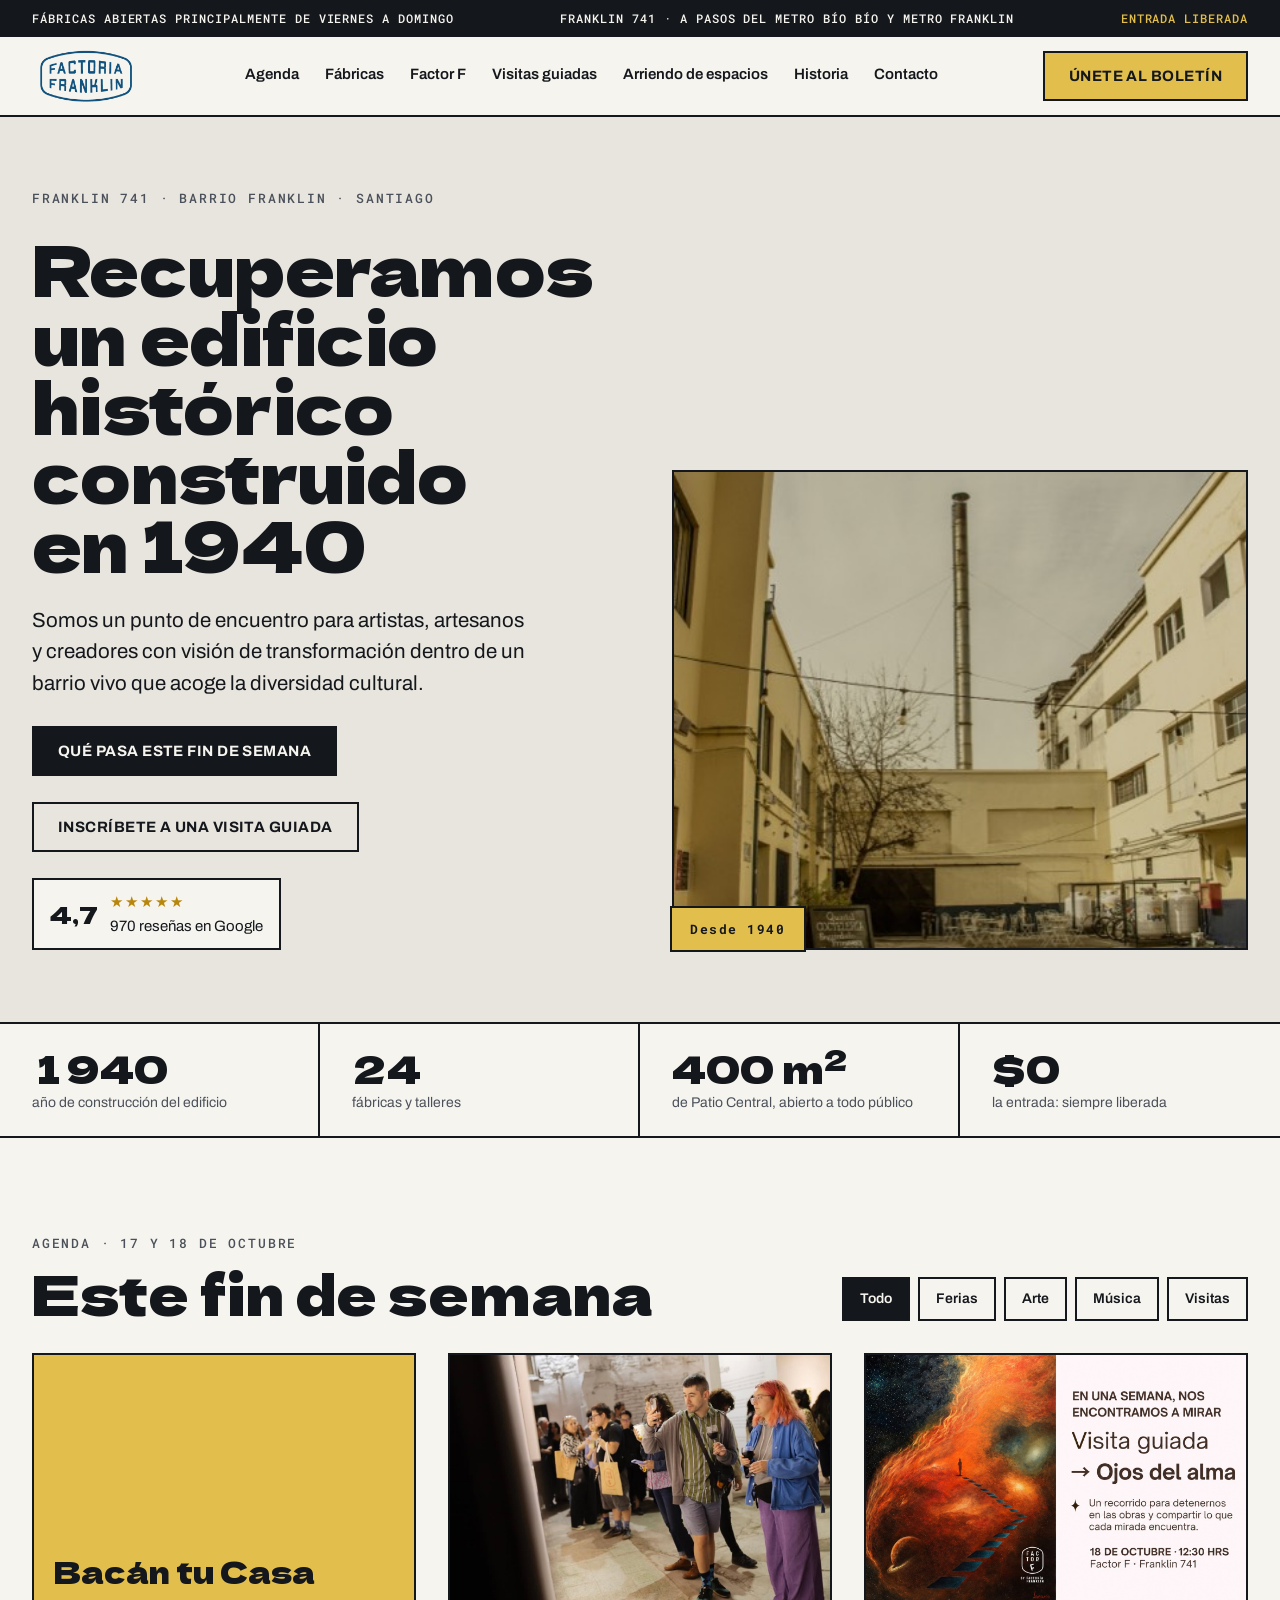
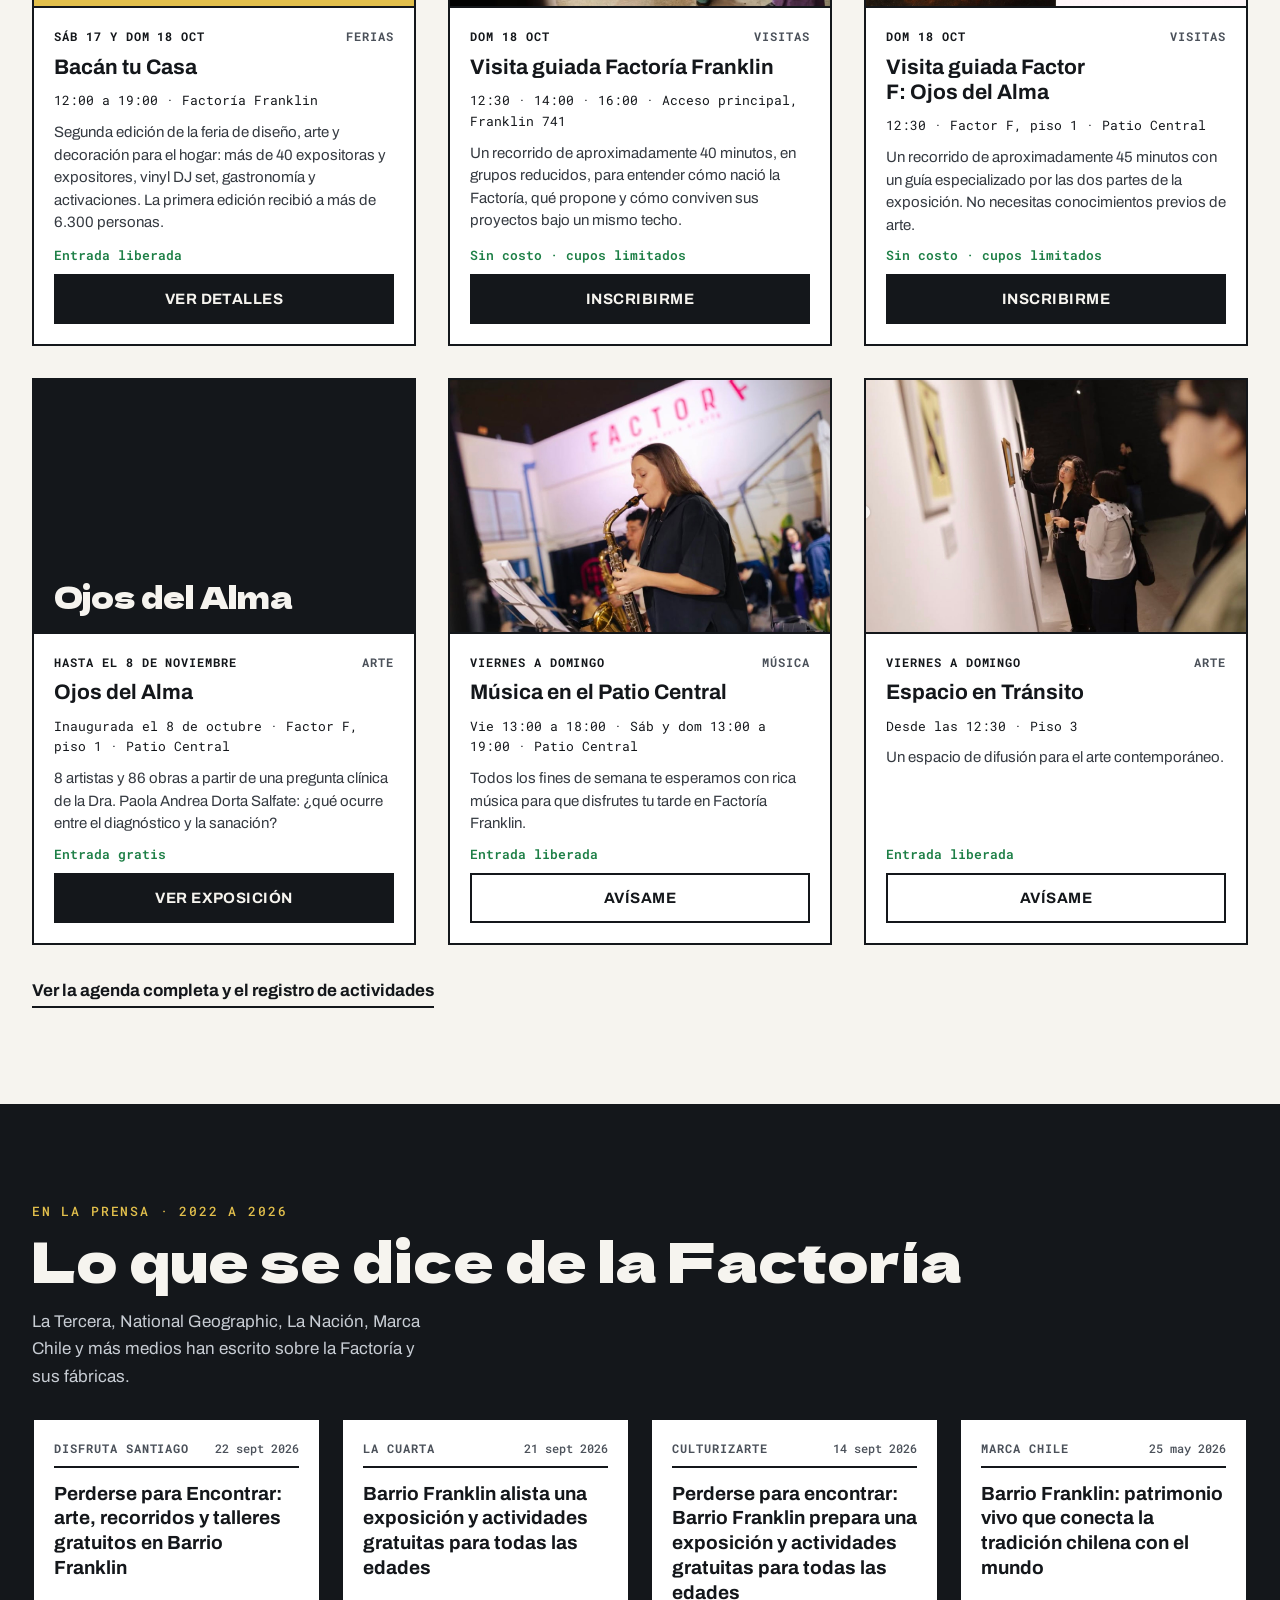
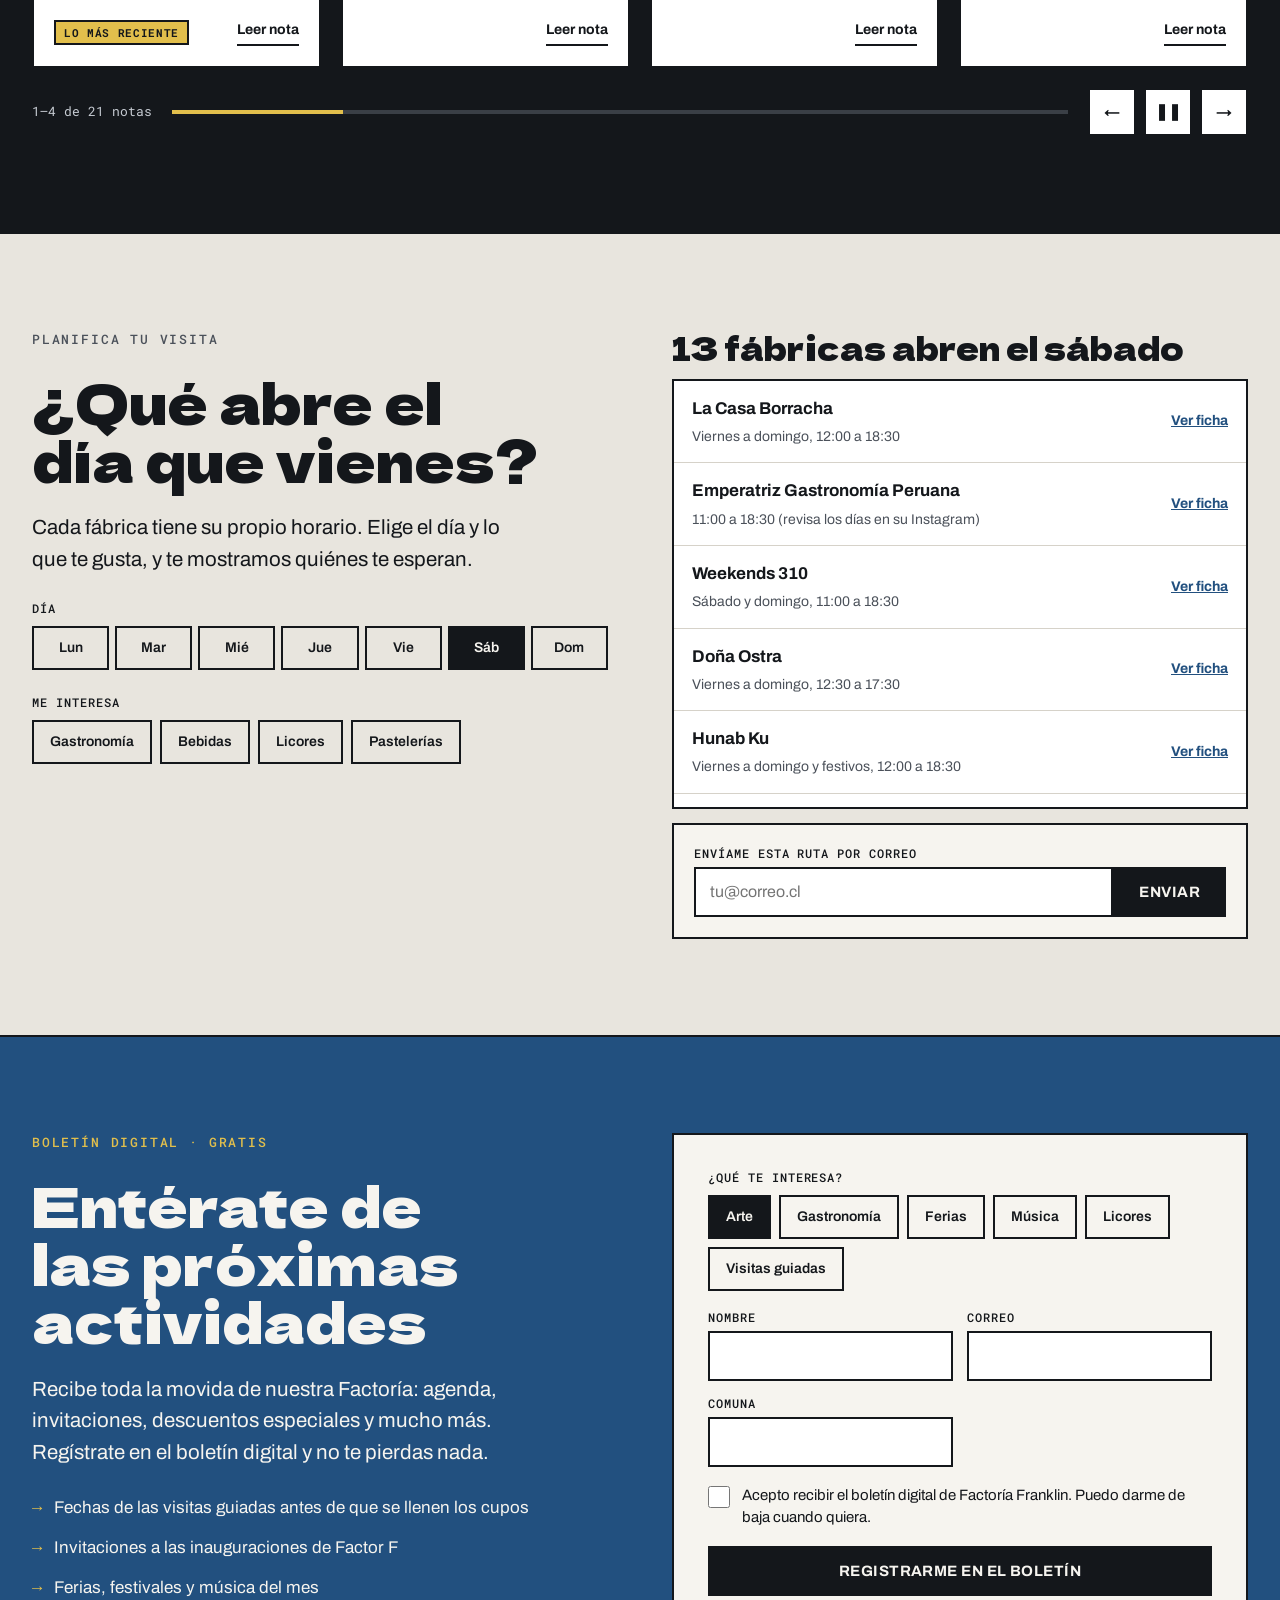
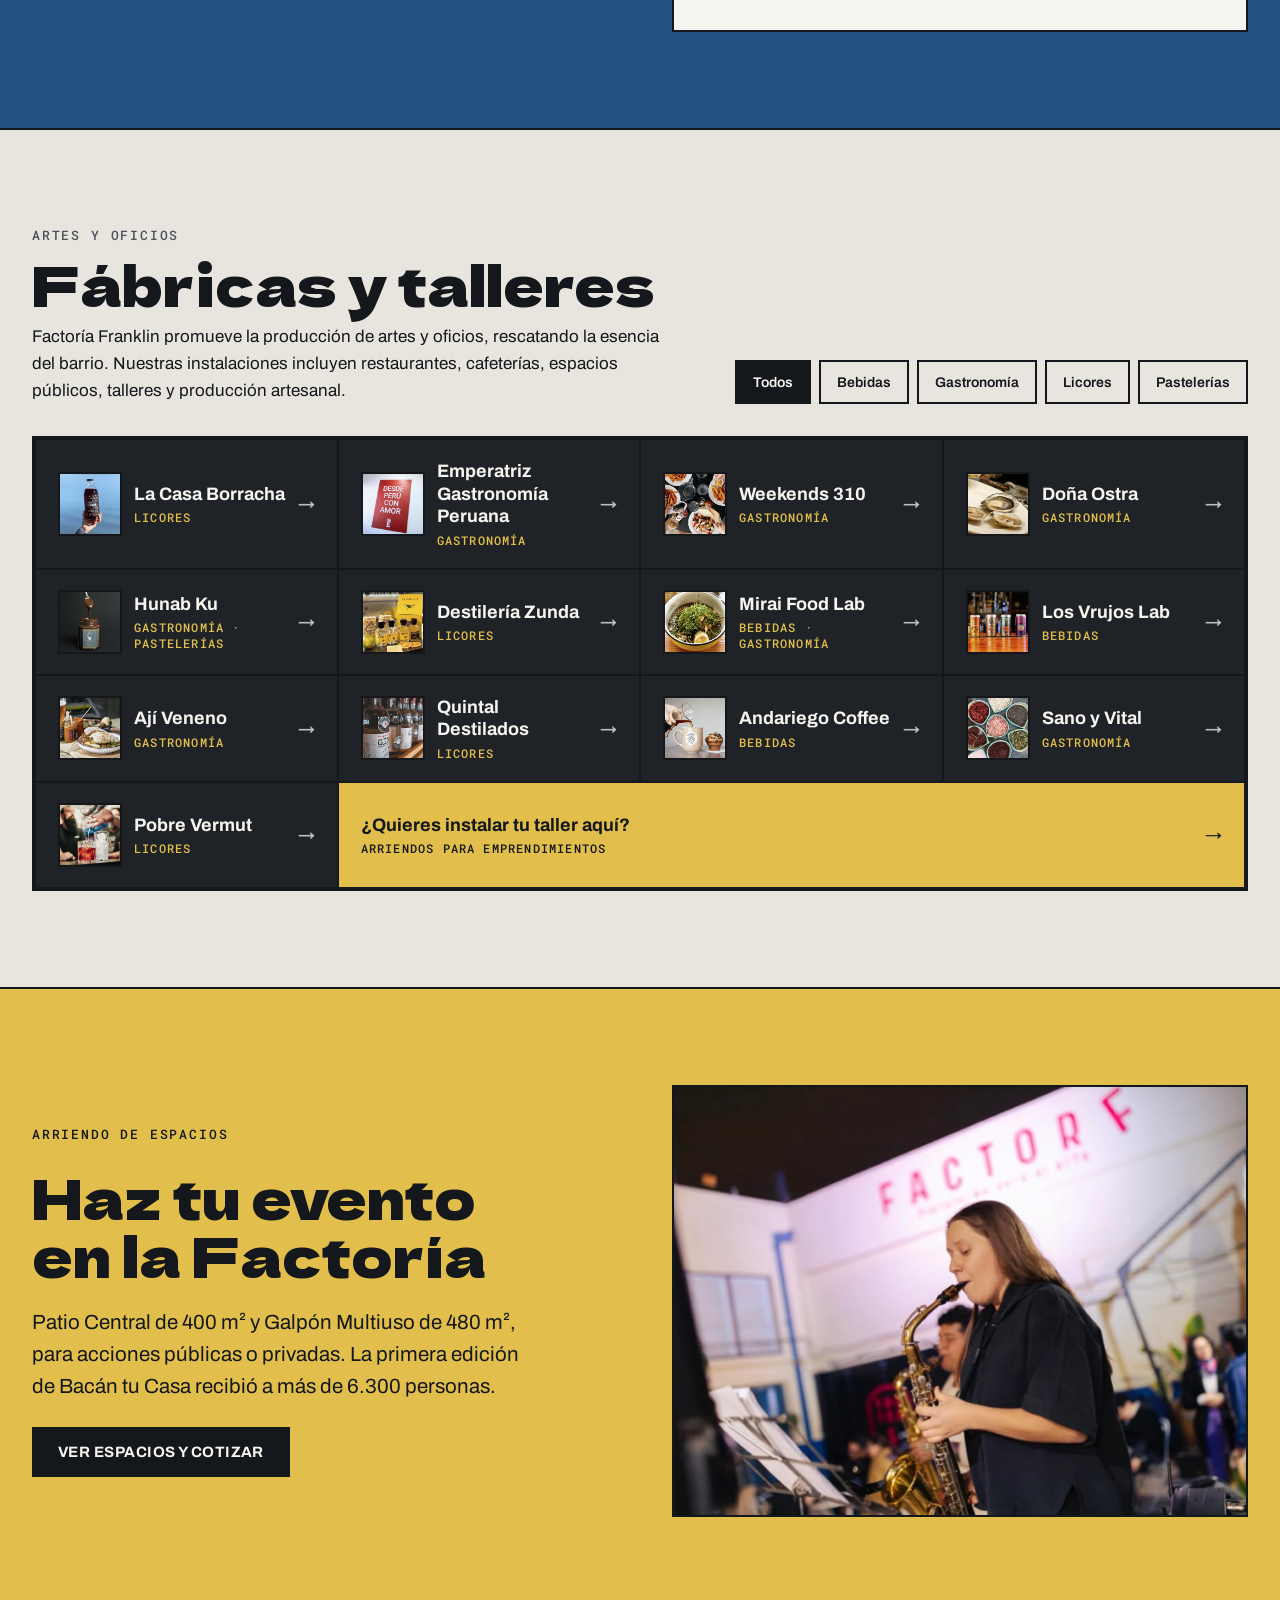
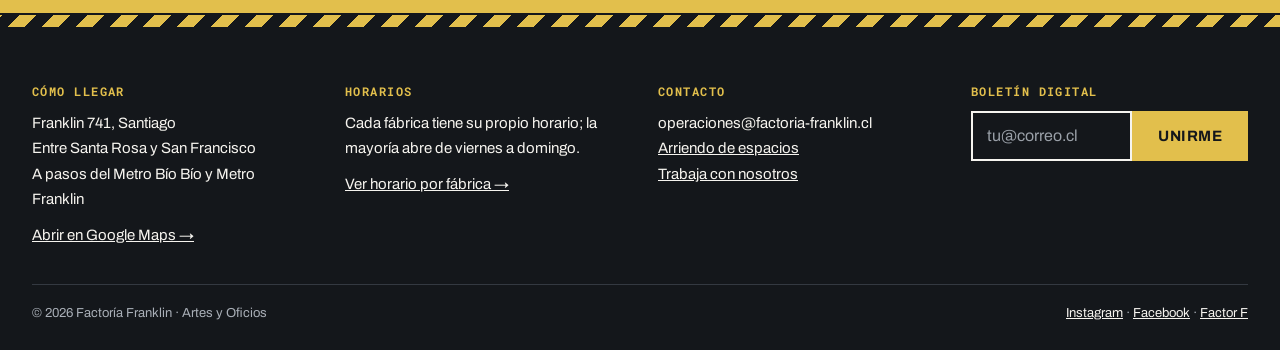
<file: index.html>
<!doctype html>
<html lang="es-CL">
<head>
<meta charset="utf-8">
<meta name="viewport" content="width=device-width, initial-scale=1">
<title>Factoría Franklin | Artes y oficios en Barrio Franklin, Santiago</title>
<meta name="description" content="Fábricas, gastronomía, destilerías, arte contemporáneo y ferias en un edificio de 1940 recuperado en Franklin 741, Santiago. Entrada liberada.">
<meta property="og:locale" content="es_CL">
<meta property="og:title" content="Factoría Franklin">
<meta property="og:description" content="Artes y oficios en un edificio de 1940 recuperado en Barrio Franklin.">
<meta property="og:image" content="assets/img/recorrido-exposicion.jpg">
<link rel="preconnect" href="https://fonts.googleapis.com">
<link rel="preconnect" href="https://fonts.gstatic.com" crossorigin>
<link rel="stylesheet" href="https://fonts.googleapis.com/css2?family=Archivo:wght@400;500;600;700&family=Dela+Gothic+One&family=Roboto+Mono:wght@500;700&display=swap">
<link rel="stylesheet" href="assets/css/styles.css">
<script type="application/ld+json">
{"@context":"https://schema.org","@type":"TouristAttraction","name":"Factoría Franklin","description":"Punto de encuentro para artistas, artesanos y creadores en un edificio de 1940 recuperado en Barrio Franklin.","url":"https://factoria-franklin.cl/","email":"operaciones@factoria-franklin.cl","isAccessibleForFree":true,"address":{"@type":"PostalAddress","streetAddress":"Franklin 741","addressLocality":"Santiago","addressRegion":"Región Metropolitana","addressCountry":"CL"},"sameAs":["https://www.instagram.com/factoria_franklin/","https://www.facebook.com/franklin.factory.cl/"]}
</script>
</head>
<body data-pagina="inicio">
<div id="cabecera"></div>

<main id="contenido">

<section class="hero">
  <div class="contenedor dos" style="align-items:end">
    <div class="pila" style="--gap:26px">
      <span class="etiqueta">Franklin 741 · Barrio Franklin · Santiago</span>
      <h1 class="titulo-xl">Recuperamos un edificio histórico construido en 1940</h1>
      <p class="bajada">Somos un punto de encuentro para artistas, artesanos y creadores con visión de transformación dentro de un barrio vivo que acoge la diversidad cultural.</p>
      <div class="fila">
        <a class="btn btn--tinta" href="#agenda">Qué pasa este fin de semana</a>
        <a class="btn" href="visitas.html">Inscríbete a una visita guiada</a>
      </div>
      <a class="nota-google" href="https://www.google.com/maps/search/?api=1&query=Factor%C3%ADa+Franklin+Franklin+741+Santiago" style="color:var(--tinta);text-decoration:none">
        <b>4,7</b><span><span class="estrellas" aria-hidden="true">★★★★★</span><br>970 reseñas en Google</span>
      </a>
    </div>
    <div class="hero-foto">
      <img src="assets/img/edificio-3.jpg" alt="Patio de Factoría Franklin con la chimenea del edificio de 1940" width="428" height="500" fetchpriority="high" style="aspect-ratio:6/5;object-position:center 40%">
      <span class="placa">Desde 1940</span>
    </div>
  </div>
  <div class="cifras">
    <ul>
      <li><b>1940</b><span>año de construcción del edificio</span></li>
      <li><b>24</b><span>fábricas y talleres</span></li>
      <li><b>400 m²</b><span>de Patio Central, abierto a todo público</span></li>
      <li><b>$0</b><span>la entrada: siempre liberada</span></li>
    </ul>
  </div>
</section>

<section class="seccion seccion--papel" id="agenda">
  <div class="contenedor pila" style="--gap:32px">
    <div class="fila fila--entre" style="--gap:20px">
      <div class="pila" style="--gap:10px">
        <span class="etiqueta">Agenda · 17 y 18 de octubre</span>
        <h2 class="titulo-l">Este fin de semana</h2>
      </div>
      <div class="fila" id="filtros-agenda" data-chips="uno" role="group" aria-label="Filtrar agenda" style="--gap:8px">
        <button class="chip" type="button" aria-pressed="true">Todo</button>
        <button class="chip" type="button" aria-pressed="false">Ferias</button>
        <button class="chip" type="button" aria-pressed="false">Arte</button>
        <button class="chip" type="button" aria-pressed="false">Música</button>
        <button class="chip" type="button" aria-pressed="false">Visitas</button>
      </div>
    </div>
    <div class="grilla" data-agenda="6" data-filtros="filtros-agenda" style="--min:290px"></div>
    <a class="enlace-flecha" href="agenda.html" style="align-self:flex-start">Ver la agenda completa y el registro de actividades</a>
  </div>
</section>

<section class="seccion seccion--tinta" id="prensa">
  <div class="contenedor pila" style="--gap:28px">
    <div class="fila fila--entre" style="--gap:20px">
      <div class="pila" style="--gap:10px">
        <span class="etiqueta">En la prensa · 2022 a 2026</span>
        <h2 class="titulo-l">Lo que se dice de la Factoría</h2>
      </div>
      <p class="suave" style="max-width:40ch">La Tercera, National Geographic, La Nación, Marca Chile y más medios han escrito sobre la Factoría y sus fábricas.</p>
    </div>
    <div class="prensa" data-prensa></div>
  </div>
</section>

<section class="seccion" id="ruta">
  <div class="contenedor dos" style="align-items:start" data-ruta>
    <div class="pila">
      <span class="etiqueta">Planifica tu visita</span>
      <h2 class="titulo-l">¿Qué abre el día que vienes?</h2>
      <p class="bajada">Cada fábrica tiene su propio horario. Elige el día y lo que te gusta, y te mostramos quiénes te esperan.</p>
      <div class="pila" style="--gap:10px">
        <span class="grupo-label">Día</span>
        <div class="dias" data-dias data-chips="uno" role="group" aria-label="Día de la visita"></div>
      </div>
      <div class="pila" style="--gap:10px">
        <span class="grupo-label">Me interesa</span>
        <div class="fila" data-rubros data-chips role="group" aria-label="Rubros" style="--gap:8px">
          <button class="chip" type="button" aria-pressed="false">Gastronomía</button>
          <button class="chip" type="button" aria-pressed="false">Bebidas</button>
          <button class="chip" type="button" aria-pressed="false">Licores</button>
          <button class="chip" type="button" aria-pressed="false">Pastelerías</button>
        </div>
      </div>
    </div>
    <div class="pila" style="--gap:14px">
      <h3 class="titulo-m" data-ruta-titulo aria-live="polite"></h3>
      <ul class="ruta-lista" data-ruta-lista></ul>
      <form class="caja form" data-form="ruta" data-mailchimp="ruta" data-exito="ruta-ok" novalidate style="padding:20px">
        <div class="campo"><label for="ruta-correo">Envíame esta ruta por correo</label>
          <div class="fila" style="--gap:0;flex-wrap:nowrap"><input id="ruta-correo" name="correo" type="email" required autocomplete="email" placeholder="tu@correo.cl" style="flex:1;min-width:0"><button class="btn btn--tinta" type="submit">Enviar</button></div></div>
        <p class="error" hidden>Escribe un correo válido.</p>
      </form>
      <div class="caja exito" id="ruta-ok" hidden tabindex="-1" style="padding:20px">
        <strong>Te enviamos la ruta.</strong>
        <span class="suave" style="font-size:15px">También te sumamos al boletín para que sepas qué pasa cada fin de semana.</span>
      </div>
    </div>
  </div>
</section>

<section class="seccion seccion--azul" id="club">
  <div class="contenedor dos" style="align-items:start">
    <div class="pila">
      <span class="etiqueta">Boletín digital · gratis</span>
      <h2 class="titulo-l">Entérate de las próximas actividades</h2>
      <p class="bajada">Recibe toda la movida de nuestra Factoría: agenda, invitaciones, descuentos especiales y mucho más. Regístrate en el boletín digital y no te pierdas nada.</p>
      <ul class="pila" style="--gap:12px;font-size:17px">
        <li class="fila" style="--gap:12px;flex-wrap:nowrap;align-items:baseline"><span class="mono" style="color:var(--mostaza)">→</span>Fechas de las visitas guiadas antes de que se llenen los cupos</li>
        <li class="fila" style="--gap:12px;flex-wrap:nowrap;align-items:baseline"><span class="mono" style="color:var(--mostaza)">→</span>Invitaciones a las inauguraciones de Factor F</li>
        <li class="fila" style="--gap:12px;flex-wrap:nowrap;align-items:baseline"><span class="mono" style="color:var(--mostaza)">→</span>Ferias, festivales y música del mes</li>
      </ul>
    </div>
    <div>
      <form class="caja form" data-form="club" data-mailchimp="boletin" data-exito="club-ok" novalidate>
        <div class="pila" style="--gap:10px">
          <span class="grupo-label">¿Qué te interesa?</span>
          <div class="fila" data-chips role="group" aria-label="Intereses" style="--gap:8px">
            <button class="chip" type="button" aria-pressed="true">Arte</button>
            <button class="chip" type="button" aria-pressed="false">Gastronomía</button>
            <button class="chip" type="button" aria-pressed="false">Ferias</button>
            <button class="chip" type="button" aria-pressed="false">Música</button>
            <button class="chip" type="button" aria-pressed="false">Licores</button>
            <button class="chip" type="button" aria-pressed="false">Visitas guiadas</button>
          </div>
        </div>
        <div class="campos">
          <div class="campo"><label for="club-nombre">Nombre</label><input id="club-nombre" name="nombre" type="text" autocomplete="given-name" required></div>
          <div class="campo"><label for="club-correo">Correo</label><input id="club-correo" name="correo" type="email" autocomplete="email" required></div>
          <div class="campo"><label for="club-comuna">Comuna</label><input id="club-comuna" name="comuna" type="text" autocomplete="address-level2"></div>
        </div>
        <label class="check"><input type="checkbox" name="acepto" required> Acepto recibir el boletín digital de Factoría Franklin. Puedo darme de baja cuando quiera.</label>
        <p class="error" hidden>Completa tu nombre, un correo válido y acepta recibir el boletín.</p>
        <button class="btn btn--tinta" type="submit">Registrarme en el boletín</button>
      </form>
      <div class="caja exito" id="club-ok" hidden tabindex="-1">
        <span class="etiqueta" style="color:var(--azul)">Registro listo</span>
        <span class="titulo-m">Ya estás en el boletín</span>
        <p data-resumen></p>
        <p class="suave">Revisa tu correo para confirmar la suscripción.</p>
        <button class="btn" type="button" data-volver style="align-self:flex-start">Editar mis intereses</button>
      </div>
    </div>
  </div>
</section>

<section class="seccion" id="fabricas">
  <div class="contenedor pila" style="--gap:32px">
    <div class="fila fila--entre" style="--gap:20px">
      <div class="pila" style="--gap:10px">
        <span class="etiqueta">Artes y oficios</span>
        <h2 class="titulo-l">Fábricas y talleres</h2>
        <p class="texto-largo">Factoría Franklin promueve la producción de artes y oficios, rescatando la esencia del barrio. Nuestras instalaciones incluyen restaurantes, cafeterías, espacios públicos, talleres y producción artesanal.</p>
      </div>
      <div class="fila" id="filtros-fab" data-chips="uno" role="group" aria-label="Filtrar fábricas" style="--gap:8px">
        <button class="chip" type="button" aria-pressed="true">Todos</button>
        <button class="chip" type="button" aria-pressed="false">Bebidas</button>
        <button class="chip" type="button" aria-pressed="false">Gastronomía</button>
        <button class="chip" type="button" aria-pressed="false">Licores</button>
        <button class="chip" type="button" aria-pressed="false">Pastelerías</button>
      </div>
    </div>
    <div class="directorio" data-directorio data-filtros="filtros-fab"></div>
  </div>
</section>

<section class="seccion seccion--mostaza">
  <div class="contenedor dos">
    <div class="pila">
      <span class="etiqueta">Arriendo de espacios</span>
      <h2 class="titulo-l">Haz tu evento en la Factoría</h2>
      <p class="bajada">Patio Central de 400 m² y Galpón Multiuso de 480 m², para acciones públicas o privadas. La primera edición de Bacán tu Casa recibió a más de 6.300 personas.</p>
      <a class="btn btn--tinta" href="espacios.html" style="align-self:flex-start">Ver espacios y cotizar</a>
    </div>
    <img src="assets/img/musica-patio.jpg" alt="Música en vivo en la Factoría" width="1400" height="990" loading="lazy" style="width:100%;aspect-ratio:4/3;object-fit:cover;border:var(--borde)">
  </div>
</section>


</main>

<div id="pie"></div>
<script src="assets/js/data.js"></script>
<script src="assets/js/main.js"></script>
</body>
</html>
</file>
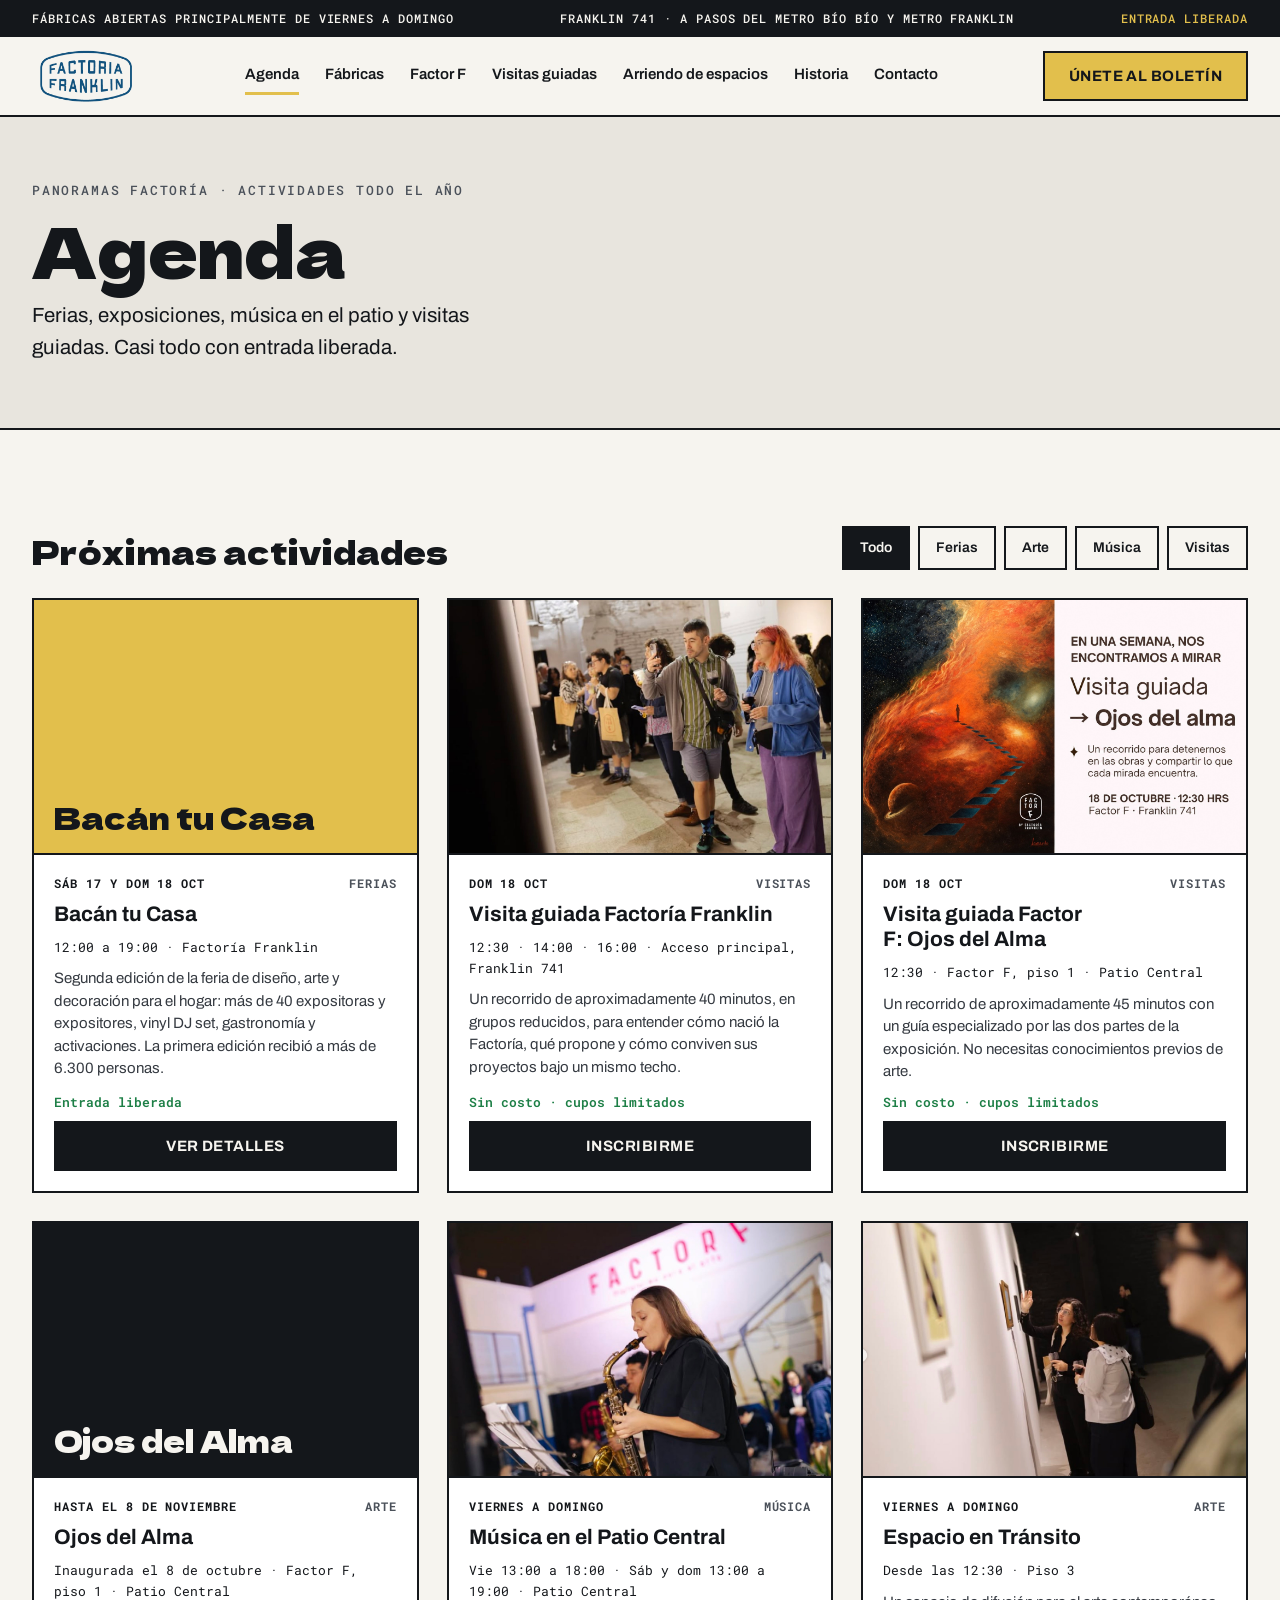
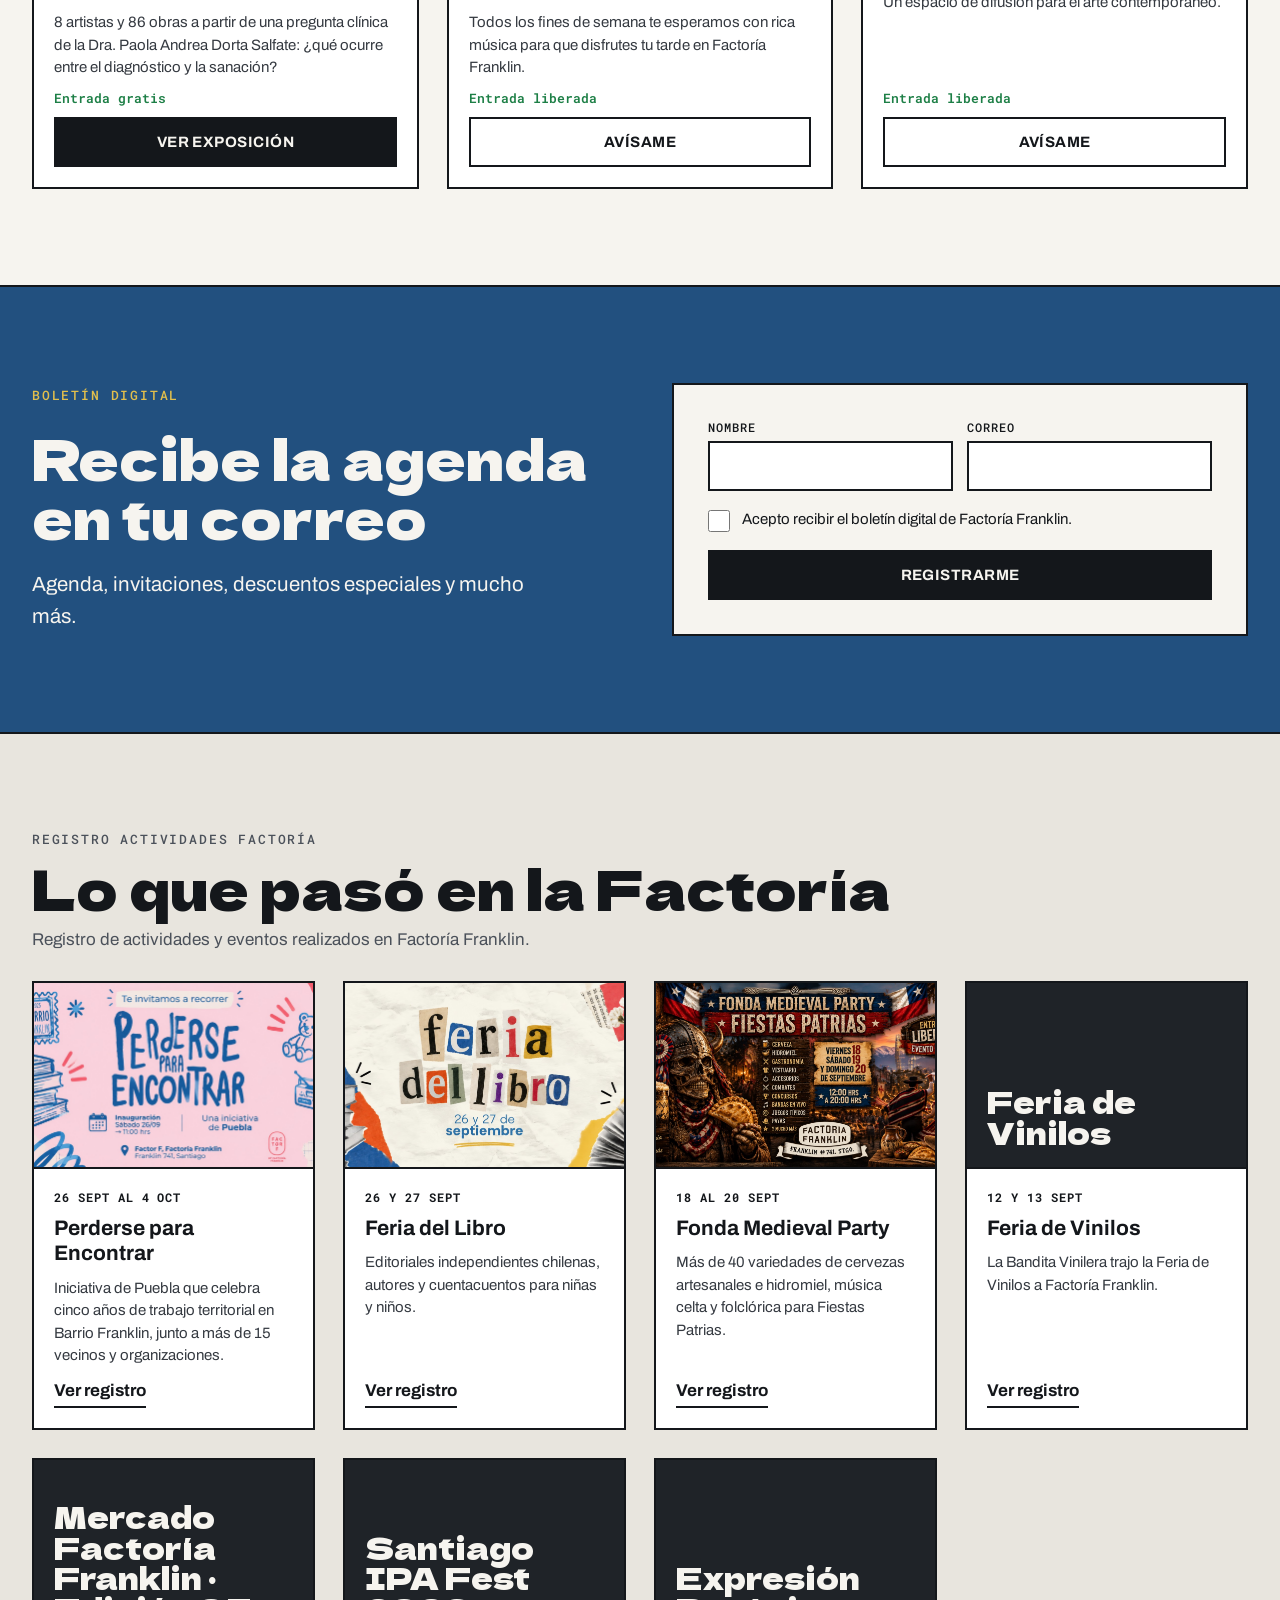
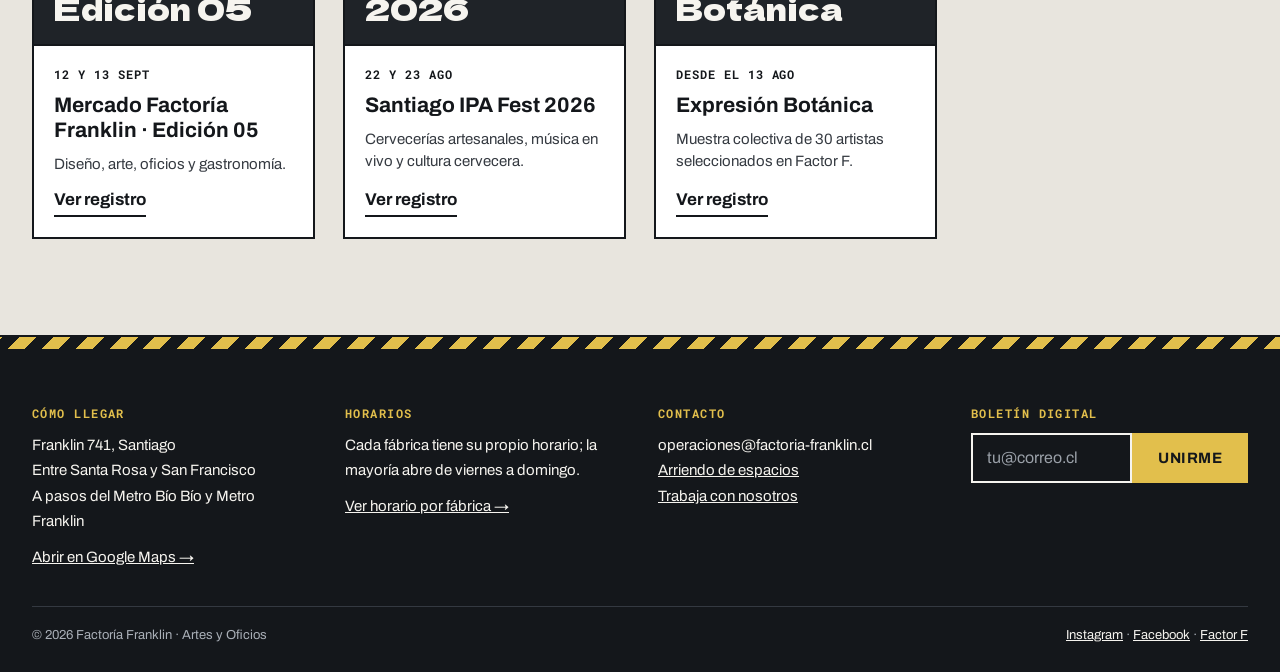
<file: agenda.html>
<!doctype html>
<html lang="es-CL">
<head>
<meta charset="utf-8">
<meta name="viewport" content="width=device-width, initial-scale=1">
<title>Agenda | Factoría Franklin</title>
<meta name="description" content="Ferias, exposiciones, música y visitas guiadas en Factoría Franklin, Franklin 741, Santiago. Entrada liberada.">
<link rel="preconnect" href="https://fonts.googleapis.com">
<link rel="preconnect" href="https://fonts.gstatic.com" crossorigin>
<link rel="stylesheet" href="https://fonts.googleapis.com/css2?family=Archivo:wght@400;500;600;700&family=Dela+Gothic+One&family=Roboto+Mono:wght@500;700&display=swap">
<link rel="stylesheet" href="assets/css/styles.css">
</head>
<body data-pagina="agenda">
<div id="cabecera"></div>
<main id="contenido">

<section class="cabecera-pagina">
  <div class="contenedor pila" style="--gap:16px">
    <span class="etiqueta">Panoramas Factoría · actividades todo el año</span>
    <h1 class="titulo-xl">Agenda</h1>
    <p class="bajada">Ferias, exposiciones, música en el patio y visitas guiadas. Casi todo con entrada liberada.</p>
  </div>
</section>

<section class="seccion seccion--papel">
  <div class="contenedor pila" style="--gap:28px">
    <div class="fila fila--entre" style="--gap:20px">
      <h2 class="titulo-m">Próximas actividades</h2>
      <div class="fila" id="filtros-agenda" data-chips="uno" role="group" aria-label="Filtrar agenda" style="--gap:8px">
        <button class="chip" type="button" aria-pressed="true">Todo</button>
        <button class="chip" type="button" aria-pressed="false">Ferias</button>
        <button class="chip" type="button" aria-pressed="false">Arte</button>
        <button class="chip" type="button" aria-pressed="false">Música</button>
        <button class="chip" type="button" aria-pressed="false">Visitas</button>
      </div>
    </div>
    <div class="grilla" data-agenda data-filtros="filtros-agenda" style="--min:290px"></div>
  </div>
</section>

<section class="seccion seccion--azul">
  <div class="contenedor dos">
    <div class="pila">
      <span class="etiqueta">Boletín digital</span>
      <h2 class="titulo-l">Recibe la agenda en tu correo</h2>
      <p class="bajada">Agenda, invitaciones, descuentos especiales y mucho más.</p>
    </div>
    <div>
      <form class="caja form" data-form="agenda" data-mailchimp="boletin" data-exito="agenda-ok" novalidate>
        <div class="campos">
          <div class="campo"><label for="ag-nombre">Nombre</label><input id="ag-nombre" name="nombre" required autocomplete="given-name"></div>
          <div class="campo"><label for="ag-correo">Correo</label><input id="ag-correo" name="correo" type="email" required autocomplete="email"></div>
        </div>
        <label class="check"><input type="checkbox" name="acepto" required> Acepto recibir el boletín digital de Factoría Franklin.</label>
        <p class="error" hidden>Completa tu nombre, un correo válido y acepta recibir el boletín.</p>
        <button class="btn btn--tinta" type="submit">Registrarme</button>
      </form>
      <div class="caja exito" id="agenda-ok" hidden tabindex="-1">
        <span class="titulo-m">Ya estás en el boletín</span>
        <p class="suave">Revisa tu correo para confirmar la suscripción.</p>
      </div>
    </div>
  </div>
</section>

<section class="seccion">
  <div class="contenedor pila" style="--gap:28px">
    <div class="pila" style="--gap:10px">
      <span class="etiqueta">Registro actividades Factoría</span>
      <h2 class="titulo-l">Lo que pasó en la Factoría</h2>
      <p class="texto-largo suave">Registro de actividades y eventos realizados en Factoría Franklin.</p>
    </div>
    <div class="grilla" data-registro style="--min:280px"></div>
  </div>
</section>

</main>
<div id="pie"></div>
<script src="assets/js/data.js"></script>
<script src="assets/js/main.js"></script>
</body>
</html>
</file>
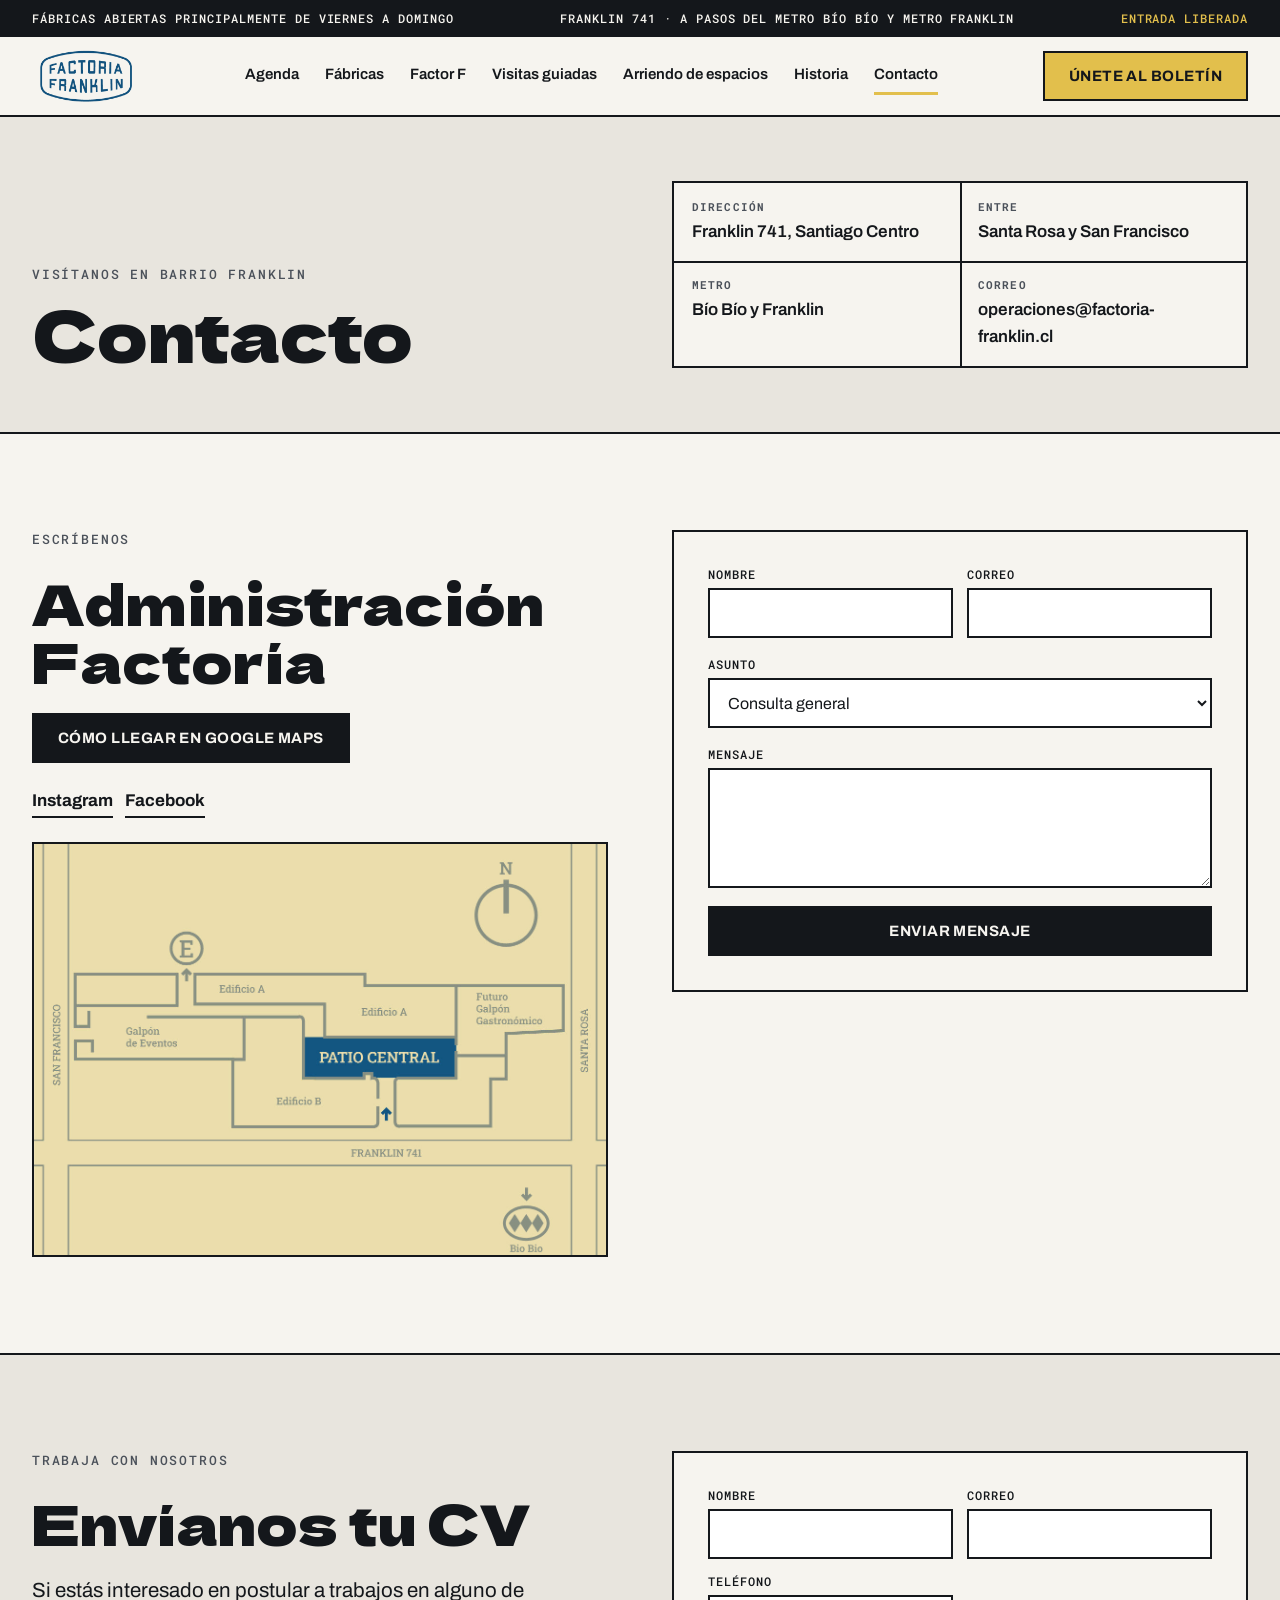
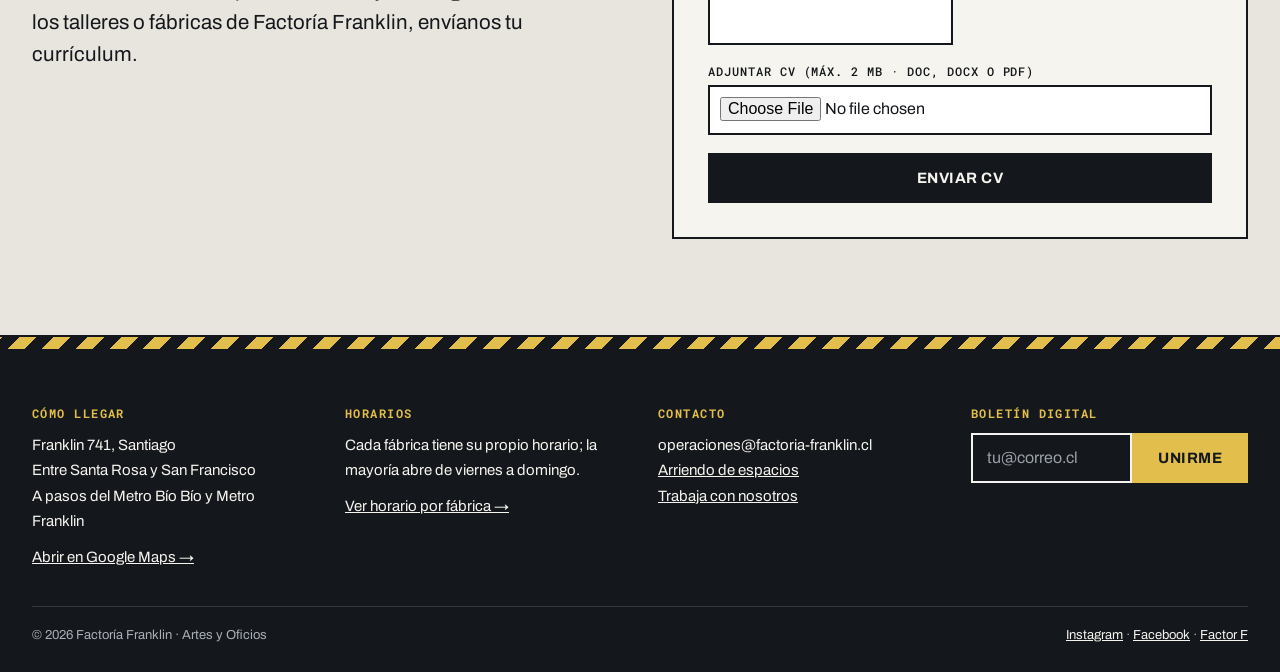
<file: contacto.html>
<!doctype html>
<html lang="es-CL">
<head>
<meta charset="utf-8">
<meta name="viewport" content="width=device-width, initial-scale=1">
<title>Contacto y cómo llegar | Factoría Franklin</title>
<meta name="description" content="Factoría Franklin, Franklin 741, Santiago, entre Santa Rosa y San Francisco. A pasos del Metro Bío Bío y Metro Franklin. operaciones@factoria-franklin.cl">
<link rel="preconnect" href="https://fonts.googleapis.com">
<link rel="preconnect" href="https://fonts.gstatic.com" crossorigin>
<link rel="stylesheet" href="https://fonts.googleapis.com/css2?family=Archivo:wght@400;500;600;700&family=Dela+Gothic+One&family=Roboto+Mono:wght@500;700&display=swap">
<link rel="stylesheet" href="assets/css/styles.css">
</head>
<body data-pagina="contacto">
<div id="cabecera"></div>
<main id="contenido">

<section class="cabecera-pagina">
  <div class="contenedor dos" style="align-items:end">
    <div class="pila" style="--gap:16px">
      <span class="etiqueta">Visítanos en Barrio Franklin</span>
      <h1 class="titulo-xl">Contacto</h1>
    </div>
    <div class="datos">
      <div><small>Dirección</small><span>Franklin 741, Santiago Centro</span></div>
      <div><small>Entre</small><span>Santa Rosa y San Francisco</span></div>
      <div><small>Metro</small><span>Bío Bío y Franklin</span></div>
      <div><small>Correo</small><span>operaciones@factoria-franklin.cl</span></div>
    </div>
  </div>
</section>

<section class="seccion seccion--papel">
  <div class="contenedor dos" style="align-items:start">
    <div class="pila">
      <span class="etiqueta">Escríbenos</span>
      <h2 class="titulo-l">Administración Factoría</h2>
      <a class="btn btn--tinta" href="https://www.google.com/maps/search/?api=1&query=Factor%C3%ADa+Franklin+Franklin+741+Santiago" style="align-self:flex-start">Cómo llegar en Google Maps</a>
      <div class="fila"><a class="enlace-flecha" href="https://www.instagram.com/factoria_franklin/">Instagram</a><a class="enlace-flecha" href="https://www.facebook.com/franklin.factory.cl/">Facebook</a></div>
      <img src="assets/img/plano-1.jpg" alt="Plano de ubicación: Franklin 741 entre San Francisco y Santa Rosa, con el Metro Bío Bío cerca" width="1400" height="1004" loading="lazy" style="width:100%;border:var(--borde)">
    </div>
    <div>
      <form class="caja form" data-form="contacto" data-exito="contacto-ok" novalidate>
        <div class="campos">
          <div class="campo"><label for="c-nombre">Nombre</label><input id="c-nombre" name="nombre" required autocomplete="name"></div>
          <div class="campo"><label for="c-correo">Correo</label><input id="c-correo" name="correo" type="email" required autocomplete="email"></div>
        </div>
        <div class="campo"><label for="c-asunto">Asunto</label><select id="c-asunto" name="asunto"><option>Consulta general</option><option>Arriendo de espacios</option><option>Quiero instalar mi fábrica o taller</option><option>Prensa</option><option>Visitas guiadas para grupos</option></select></div>
        <div class="campo"><label for="c-mensaje">Mensaje</label><textarea id="c-mensaje" name="mensaje" required></textarea></div>
        <p class="error" hidden>Completa tu nombre, un correo válido y tu mensaje.</p>
        <button class="btn btn--tinta" type="submit">Enviar mensaje</button>
      </form>
      <div class="caja exito" id="contacto-ok" hidden tabindex="-1">
        <span class="titulo-m">Mensaje enviado</span>
        <p class="suave">Te responderemos a la brevedad.</p>
      </div>
    </div>
  </div>
</section>

<section class="seccion" id="trabaja">
  <div class="contenedor dos" style="align-items:start">
    <div class="pila">
      <span class="etiqueta">Trabaja con nosotros</span>
      <h2 class="titulo-l">Envíanos tu CV</h2>
      <p class="bajada">Si estás interesado en postular a trabajos en alguno de los talleres o fábricas de Factoría Franklin, envíanos tu currículum.</p>
    </div>
    <div>
      <form class="caja form" data-form="cv" data-exito="cv-ok" novalidate>
        <div class="campos">
          <div class="campo"><label for="t-nombre">Nombre</label><input id="t-nombre" name="nombre" required autocomplete="name"></div>
          <div class="campo"><label for="t-correo">Correo</label><input id="t-correo" name="correo" type="email" required autocomplete="email"></div>
          <div class="campo"><label for="t-fono">Teléfono</label><input id="t-fono" name="telefono" type="tel" required autocomplete="tel"></div>
        </div>
        <div class="campo"><label for="t-cv">Adjuntar CV (máx. 2 MB · doc, docx o pdf)</label><input id="t-cv" name="cv" type="file" accept=".doc,.docx,.pdf" style="padding:10px"></div>
        <p class="error" hidden>Completa tu nombre, un correo válido y tu teléfono.</p>
        <button class="btn btn--tinta" type="submit">Enviar CV</button>
      </form>
      <div class="caja exito" id="cv-ok" hidden tabindex="-1">
        <span class="titulo-m">Recibimos tu CV</span>
        <p class="suave">Lo compartiremos con los talleres y fábricas que estén buscando personas.</p>
      </div>
    </div>
  </div>
</section>

</main>
<div id="pie"></div>
<script src="assets/js/data.js"></script>
<script src="assets/js/main.js"></script>
</body>
</html>
</file>
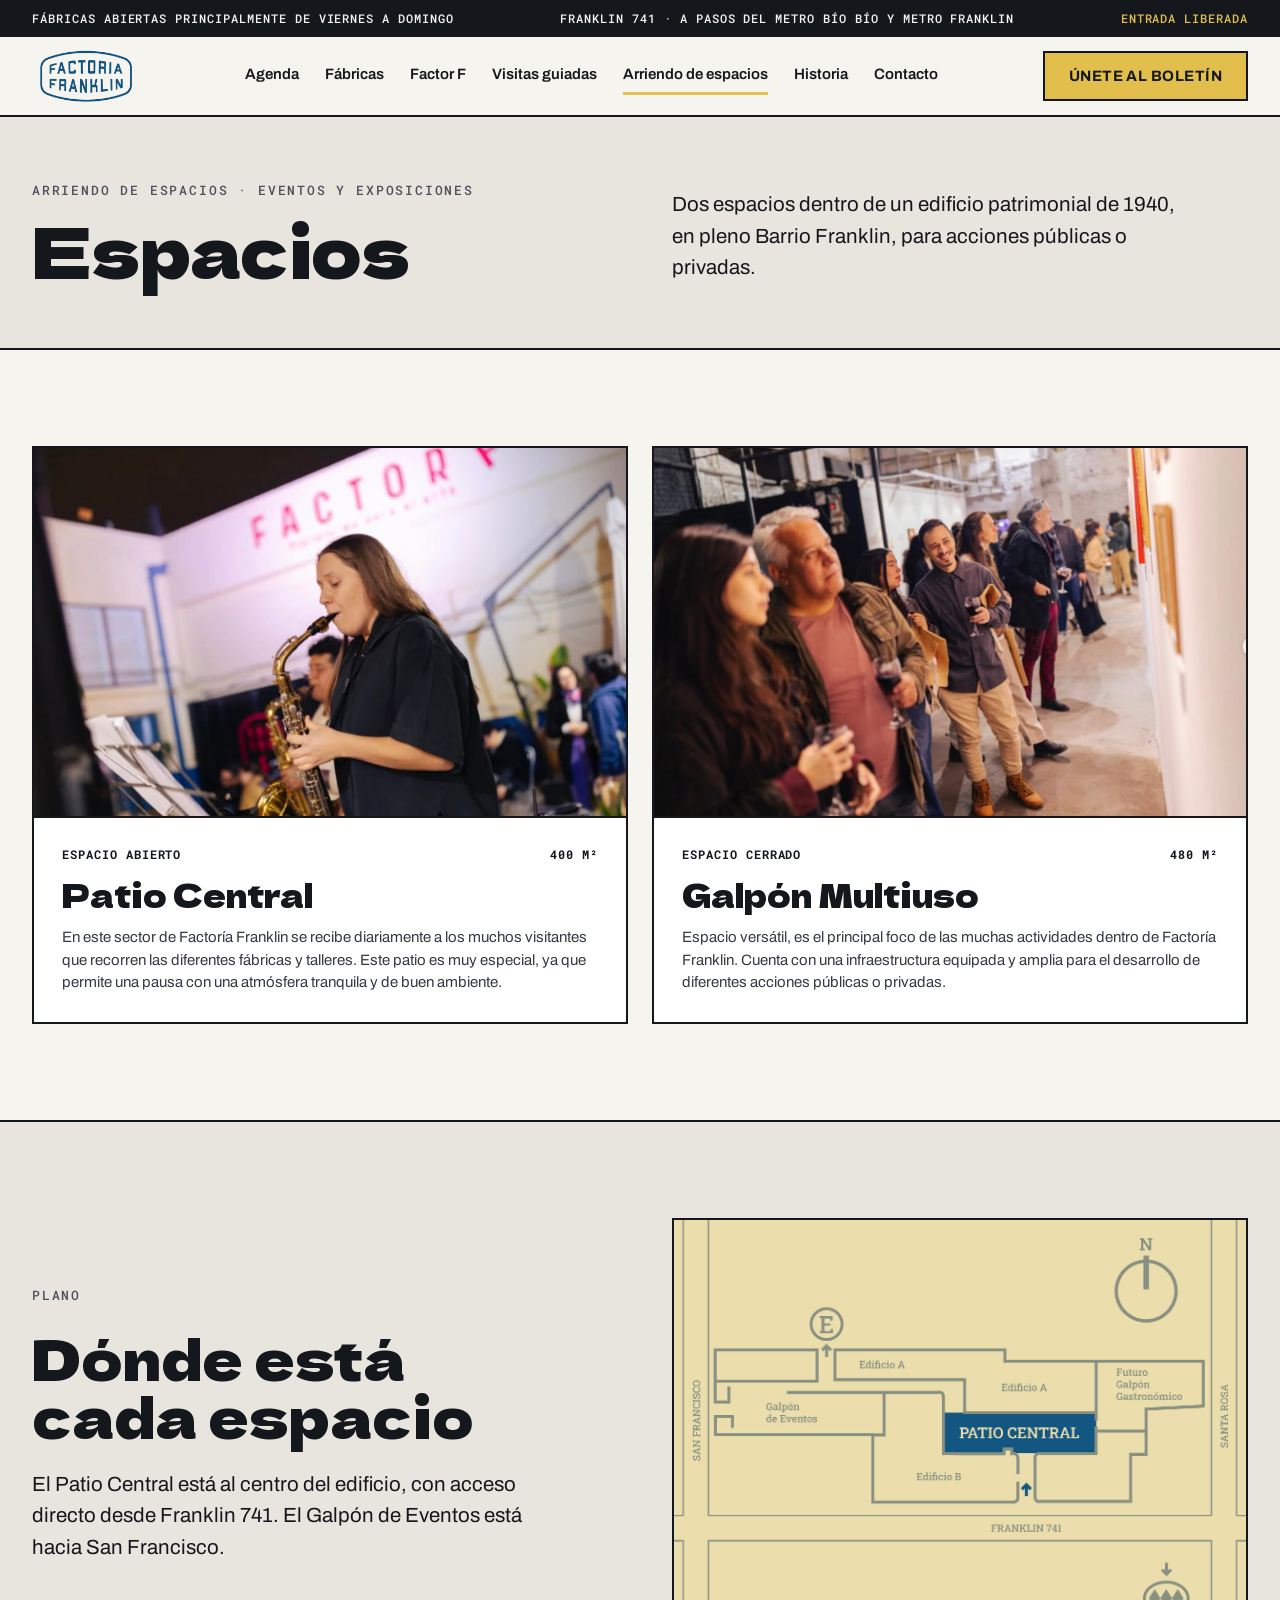
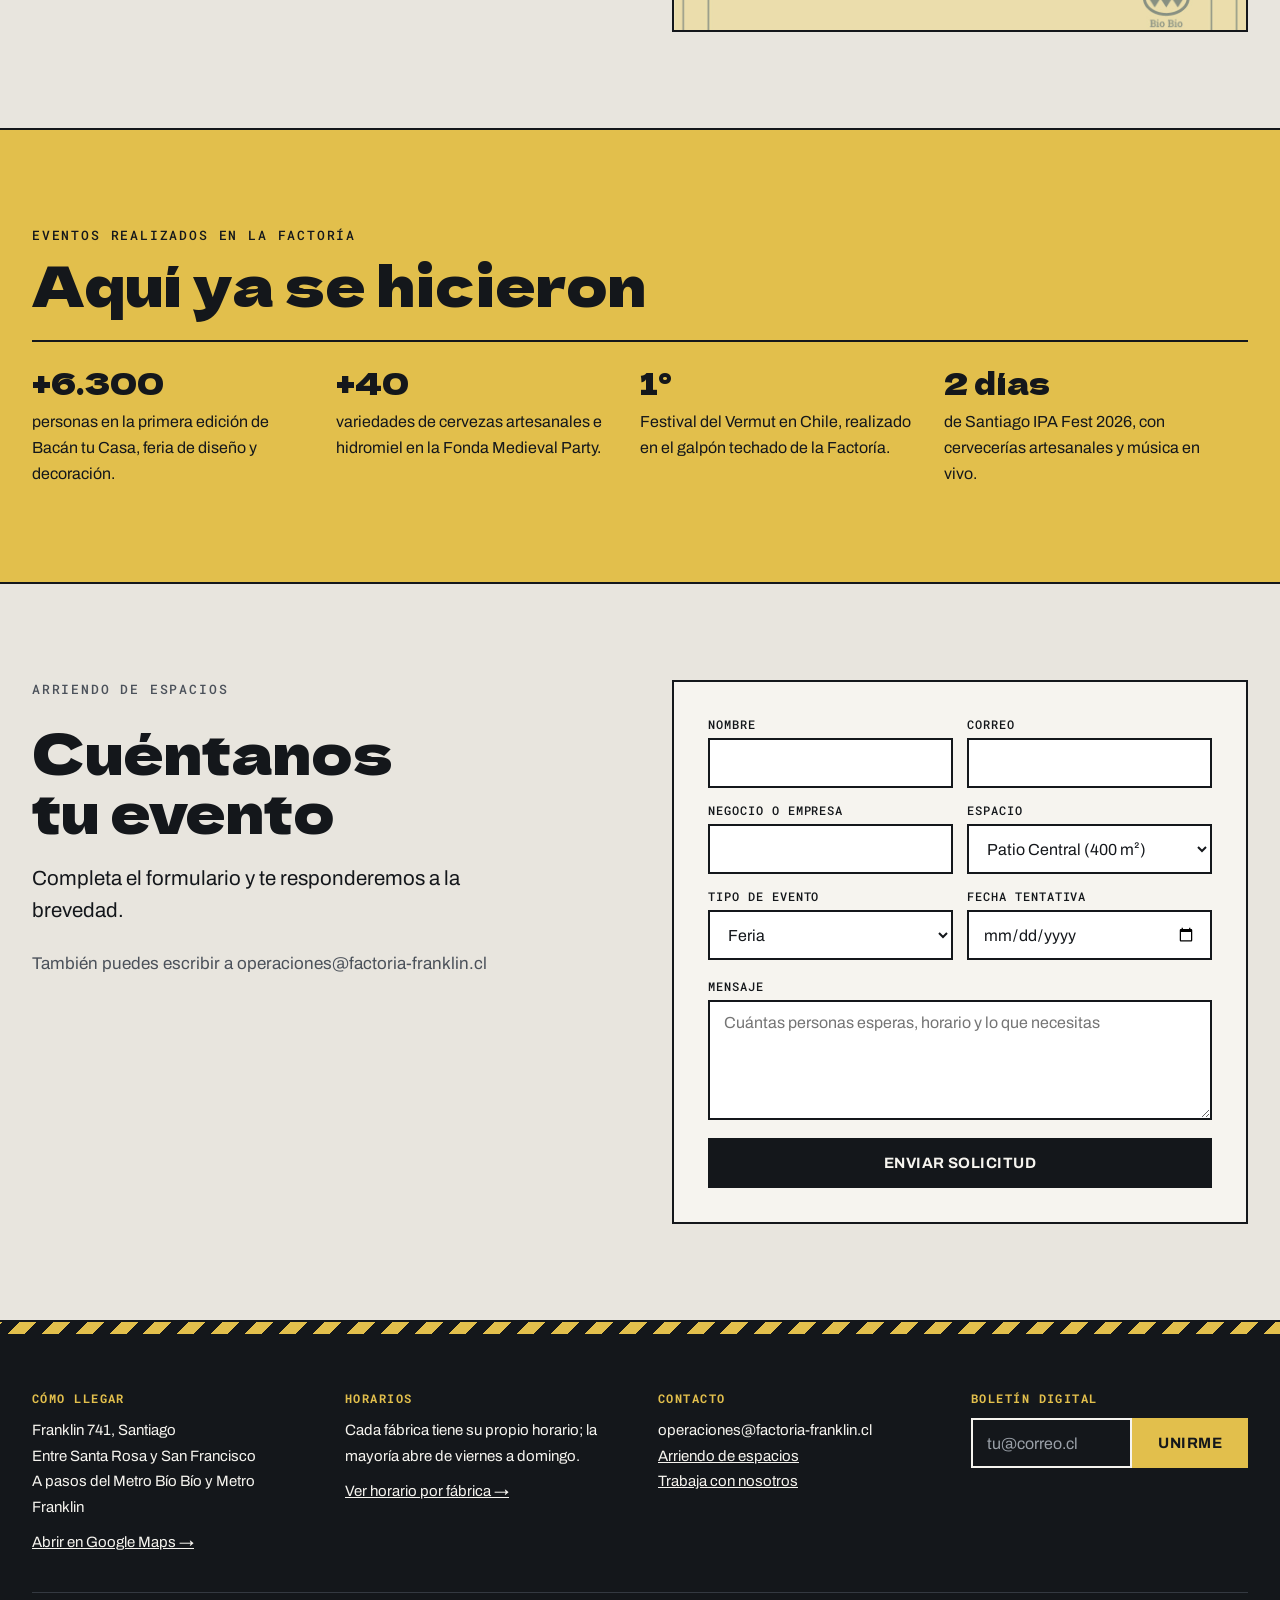
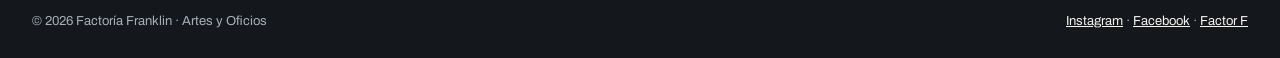
<file: espacios.html>
<!doctype html>
<html lang="es-CL">
<head>
<meta charset="utf-8">
<meta name="viewport" content="width=device-width, initial-scale=1">
<title>Arriendo de espacios para eventos | Factoría Franklin</title>
<meta name="description" content="Arrienda el Patio Central (400 m², abierto) o el Galpón Multiuso (480 m², cerrado) de Factoría Franklin para ferias, lanzamientos y eventos públicos o privados.">
<link rel="preconnect" href="https://fonts.googleapis.com">
<link rel="preconnect" href="https://fonts.gstatic.com" crossorigin>
<link rel="stylesheet" href="https://fonts.googleapis.com/css2?family=Archivo:wght@400;500;600;700&family=Dela+Gothic+One&family=Roboto+Mono:wght@500;700&display=swap">
<link rel="stylesheet" href="assets/css/styles.css">
</head>
<body data-pagina="espacios">
<div id="cabecera"></div>
<main id="contenido">

<section class="cabecera-pagina">
  <div class="contenedor dos" style="align-items:end">
    <div class="pila" style="--gap:16px">
      <span class="etiqueta">Arriendo de espacios · eventos y exposiciones</span>
      <h1 class="titulo-xl">Espacios</h1>
    </div>
    <p class="bajada">Dos espacios dentro de un edificio patrimonial de 1940, en pleno Barrio Franklin, para acciones públicas o privadas.</p>
  </div>
</section>

<section class="seccion seccion--papel">
  <div class="contenedor grilla" style="--min:420px;--gap:24px">
    <article class="evento">
      <img class="evento-foto" src="assets/img/musica-patio.jpg" alt="Música en vivo en el Patio Central" width="1400" height="990" style="aspect-ratio:16/10">
      <div class="evento-cuerpo" style="padding:28px;gap:14px">
        <div class="evento-meta"><span>Espacio abierto</span><span>400 m²</span></div>
        <h2 class="titulo-m">Patio Central</h2>
        <p>En este sector de Factoría Franklin se recibe diariamente a los muchos visitantes que recorren las diferentes fábricas y talleres. Este patio es muy especial, ya que permite una pausa con una atmósfera tranquila y de buen ambiente.</p>
      </div>
    </article>
    <article class="evento">
      <img class="evento-foto" src="assets/img/inauguracion-factor-f.jpg" alt="Público en un evento de la Factoría" width="1400" height="887" style="aspect-ratio:16/10">
      <div class="evento-cuerpo" style="padding:28px;gap:14px">
        <div class="evento-meta"><span>Espacio cerrado</span><span>480 m²</span></div>
        <h2 class="titulo-m">Galpón Multiuso</h2>
        <p>Espacio versátil, es el principal foco de las muchas actividades dentro de Factoría Franklin. Cuenta con una infraestructura equipada y amplia para el desarrollo de diferentes acciones públicas o privadas.</p>
      </div>
    </article>
  </div>
</section>

<section class="seccion">
  <div class="contenedor dos">
    <div class="pila">
      <span class="etiqueta">Plano</span>
      <h2 class="titulo-l">Dónde está cada espacio</h2>
      <p class="bajada">El Patio Central está al centro del edificio, con acceso directo desde Franklin 741. El Galpón de Eventos está hacia San Francisco.</p>
    </div>
    <img src="assets/img/plano-1.jpg" alt="Plano de Factoría Franklin: Patio Central al centro, Galpón de Eventos hacia San Francisco, edificios A y B, acceso por Franklin 741 y Metro Bío Bío" width="1400" height="1004" loading="lazy" style="width:100%;border:var(--borde)">
  </div>
</section>

<section class="seccion seccion--mostaza">
  <div class="contenedor pila" style="--gap:28px">
    <div class="pila" style="--gap:10px">
      <span class="etiqueta">Eventos realizados en la Factoría</span>
      <h2 class="titulo-l">Aquí ya se hicieron</h2>
    </div>
    <ul class="tiempo">
      <li><b>+6.300</b><p>personas en la primera edición de Bacán tu Casa, feria de diseño y decoración.</p></li>
      <li><b>+40</b><p>variedades de cervezas artesanales e hidromiel en la Fonda Medieval Party.</p></li>
      <li><b>1°</b><p>Festival del Vermut en Chile, realizado en el galpón techado de la Factoría.</p></li>
      <li><b>2 días</b><p>de Santiago IPA Fest 2026, con cervecerías artesanales y música en vivo.</p></li>
    </ul>
  </div>
</section>

<section class="seccion" id="cotizar">
  <div class="contenedor dos" style="align-items:start">
    <div class="pila">
      <span class="etiqueta">Arriendo de espacios</span>
      <h2 class="titulo-l">Cuéntanos tu evento</h2>
      <p class="bajada">Completa el formulario y te responderemos a la brevedad.</p>
      <p class="suave">También puedes escribir a operaciones@factoria-franklin.cl</p>
    </div>
    <div>
      <form class="caja form" data-form="arriendo" data-exito="arriendo-ok" novalidate>
        <div class="campos">
          <div class="campo"><label for="a-nombre">Nombre</label><input id="a-nombre" name="nombre" required autocomplete="name"></div>
          <div class="campo"><label for="a-correo">Correo</label><input id="a-correo" name="correo" type="email" required autocomplete="email"></div>
          <div class="campo"><label for="a-negocio">Negocio o empresa</label><input id="a-negocio" name="negocio" autocomplete="organization"></div>
          <div class="campo"><label for="a-espacio">Espacio</label><select id="a-espacio" name="espacio"><option>Patio Central (400 m²)</option><option>Galpón Multiuso (480 m²)</option><option>No lo sé todavía</option></select></div>
          <div class="campo"><label for="a-tipo">Tipo de evento</label><select id="a-tipo" name="tipo"><option>Feria</option><option>Lanzamiento de marca</option><option>Festival</option><option>Exposición</option><option>Evento privado</option><option>Otro</option></select></div>
          <div class="campo"><label for="a-fecha">Fecha tentativa</label><input id="a-fecha" name="fecha" type="date"></div>
        </div>
        <div class="campo"><label for="a-mensaje">Mensaje</label><textarea id="a-mensaje" name="mensaje" placeholder="Cuántas personas esperas, horario y lo que necesitas"></textarea></div>
        <p class="error" hidden>Completa tu nombre y un correo válido.</p>
        <button class="btn btn--tinta" type="submit">Enviar solicitud</button>
      </form>
      <div class="caja exito" id="arriendo-ok" hidden tabindex="-1">
        <span class="etiqueta" style="color:var(--azul)">Solicitud enviada</span>
        <span class="titulo-m">Gracias, te responderemos a la brevedad</span>
        <p class="suave">El equipo de operaciones revisará la disponibilidad del espacio.</p>
      </div>
    </div>
  </div>
</section>

</main>
<div id="pie"></div>
<script src="assets/js/data.js"></script>
<script src="assets/js/main.js"></script>
</body>
</html>
</file>
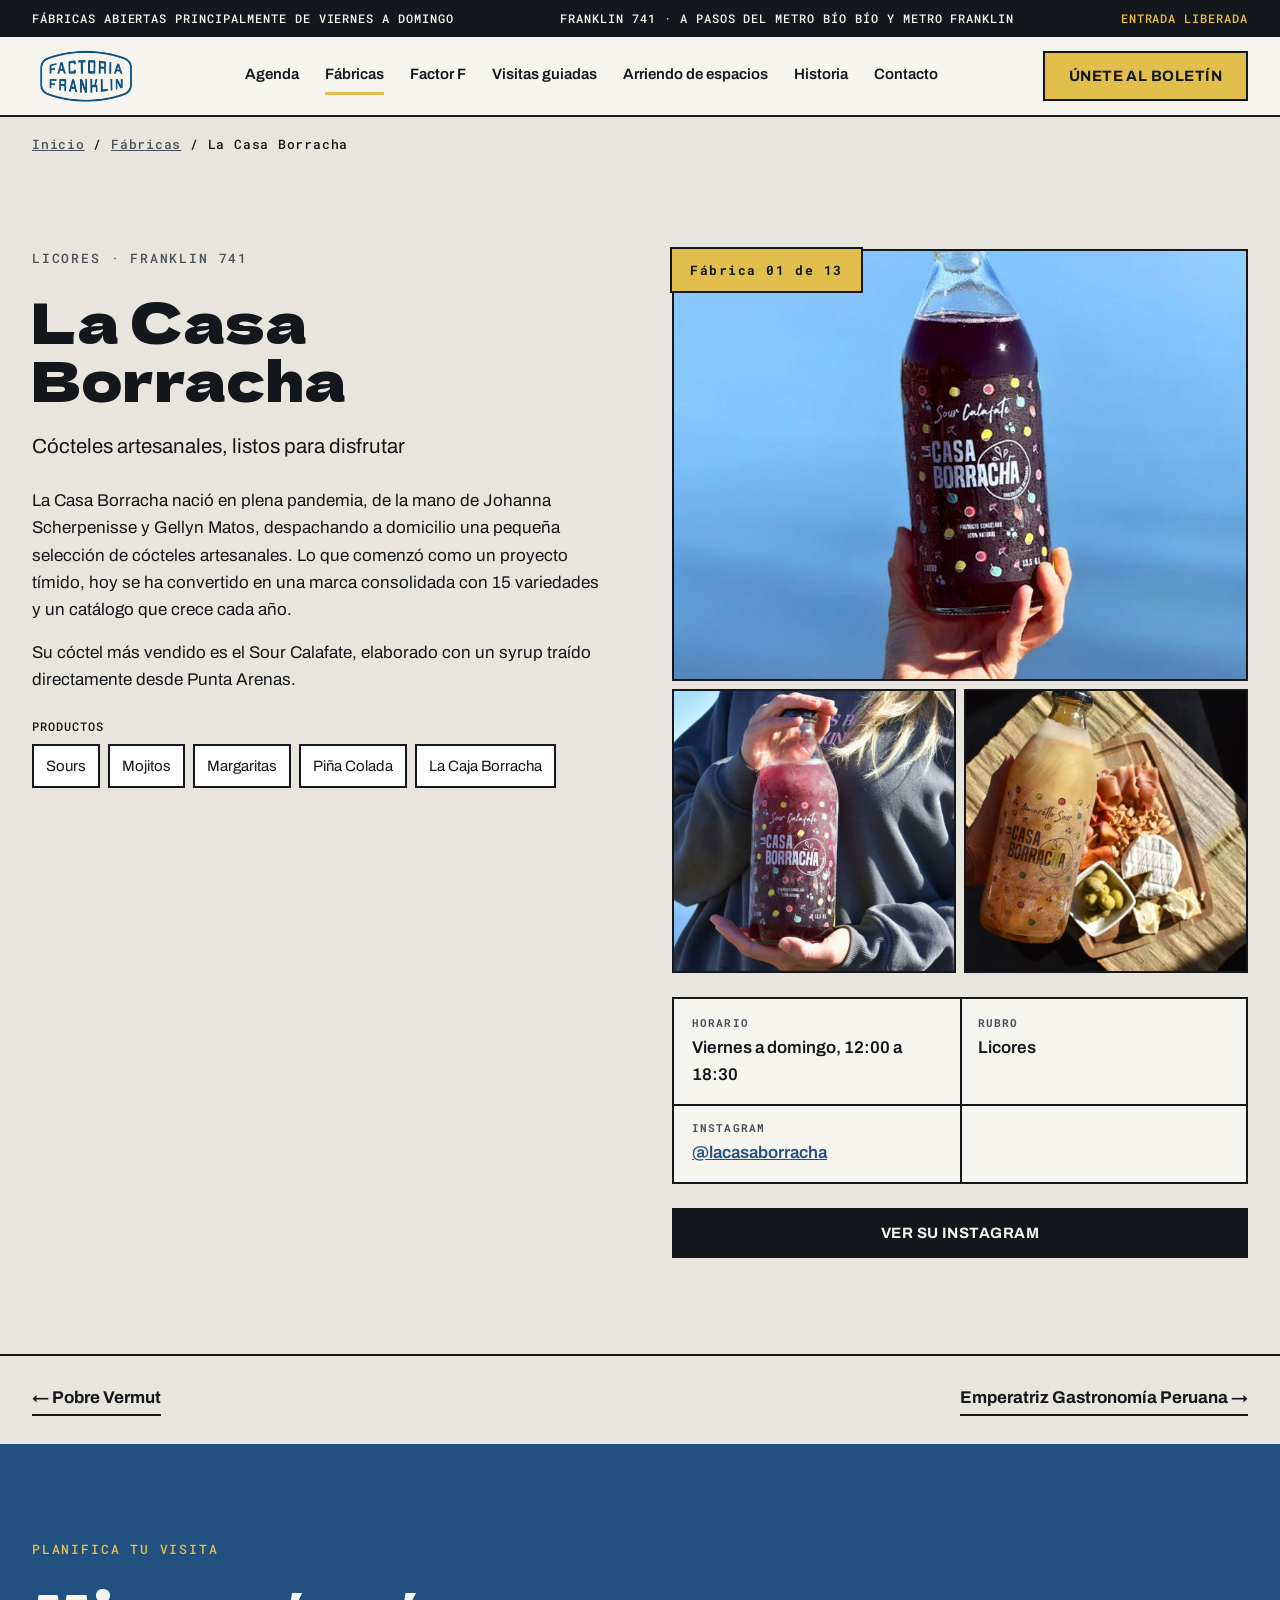
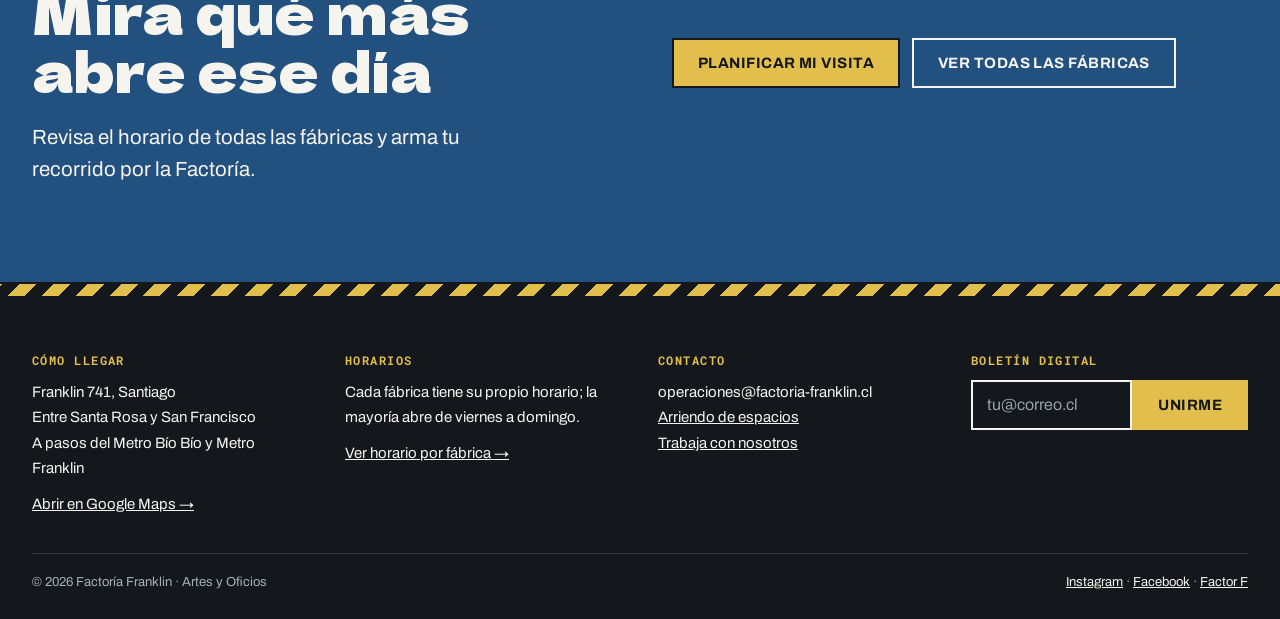
<file: fabrica.html>
<!doctype html>
<html lang="es-CL">
<head>
<meta charset="utf-8">
<meta name="viewport" content="width=device-width, initial-scale=1">
<title>Fábrica | Factoría Franklin</title>
<meta name="description" content="Ficha de fábrica en Factoría Franklin: horario, productos y contacto.">
<link rel="preconnect" href="https://fonts.googleapis.com">
<link rel="preconnect" href="https://fonts.gstatic.com" crossorigin>
<link rel="stylesheet" href="https://fonts.googleapis.com/css2?family=Archivo:wght@400;500;600;700&family=Dela+Gothic+One&family=Roboto+Mono:wght@500;700&display=swap">
<link rel="stylesheet" href="assets/css/styles.css">
</head>
<body data-pagina="fabricas">
<div id="cabecera"></div>
<main id="contenido" data-ficha></main>

<section class="seccion seccion--azul">
  <div class="contenedor dos">
    <div class="pila">
      <span class="etiqueta">Planifica tu visita</span>
      <h2 class="titulo-l">Mira qué más abre ese día</h2>
      <p class="bajada">Revisa el horario de todas las fábricas y arma tu recorrido por la Factoría.</p>
    </div>
    <div class="fila">
      <a class="btn btn--mostaza" href="index.html#ruta">Planificar mi visita</a>
      <a class="btn btn--claro" href="fabricas.html">Ver todas las fábricas</a>
    </div>
  </div>
</section>

<div id="pie"></div>
<script src="assets/js/data.js"></script>
<script src="assets/js/main.js"></script>
</body>
</html>
</file>
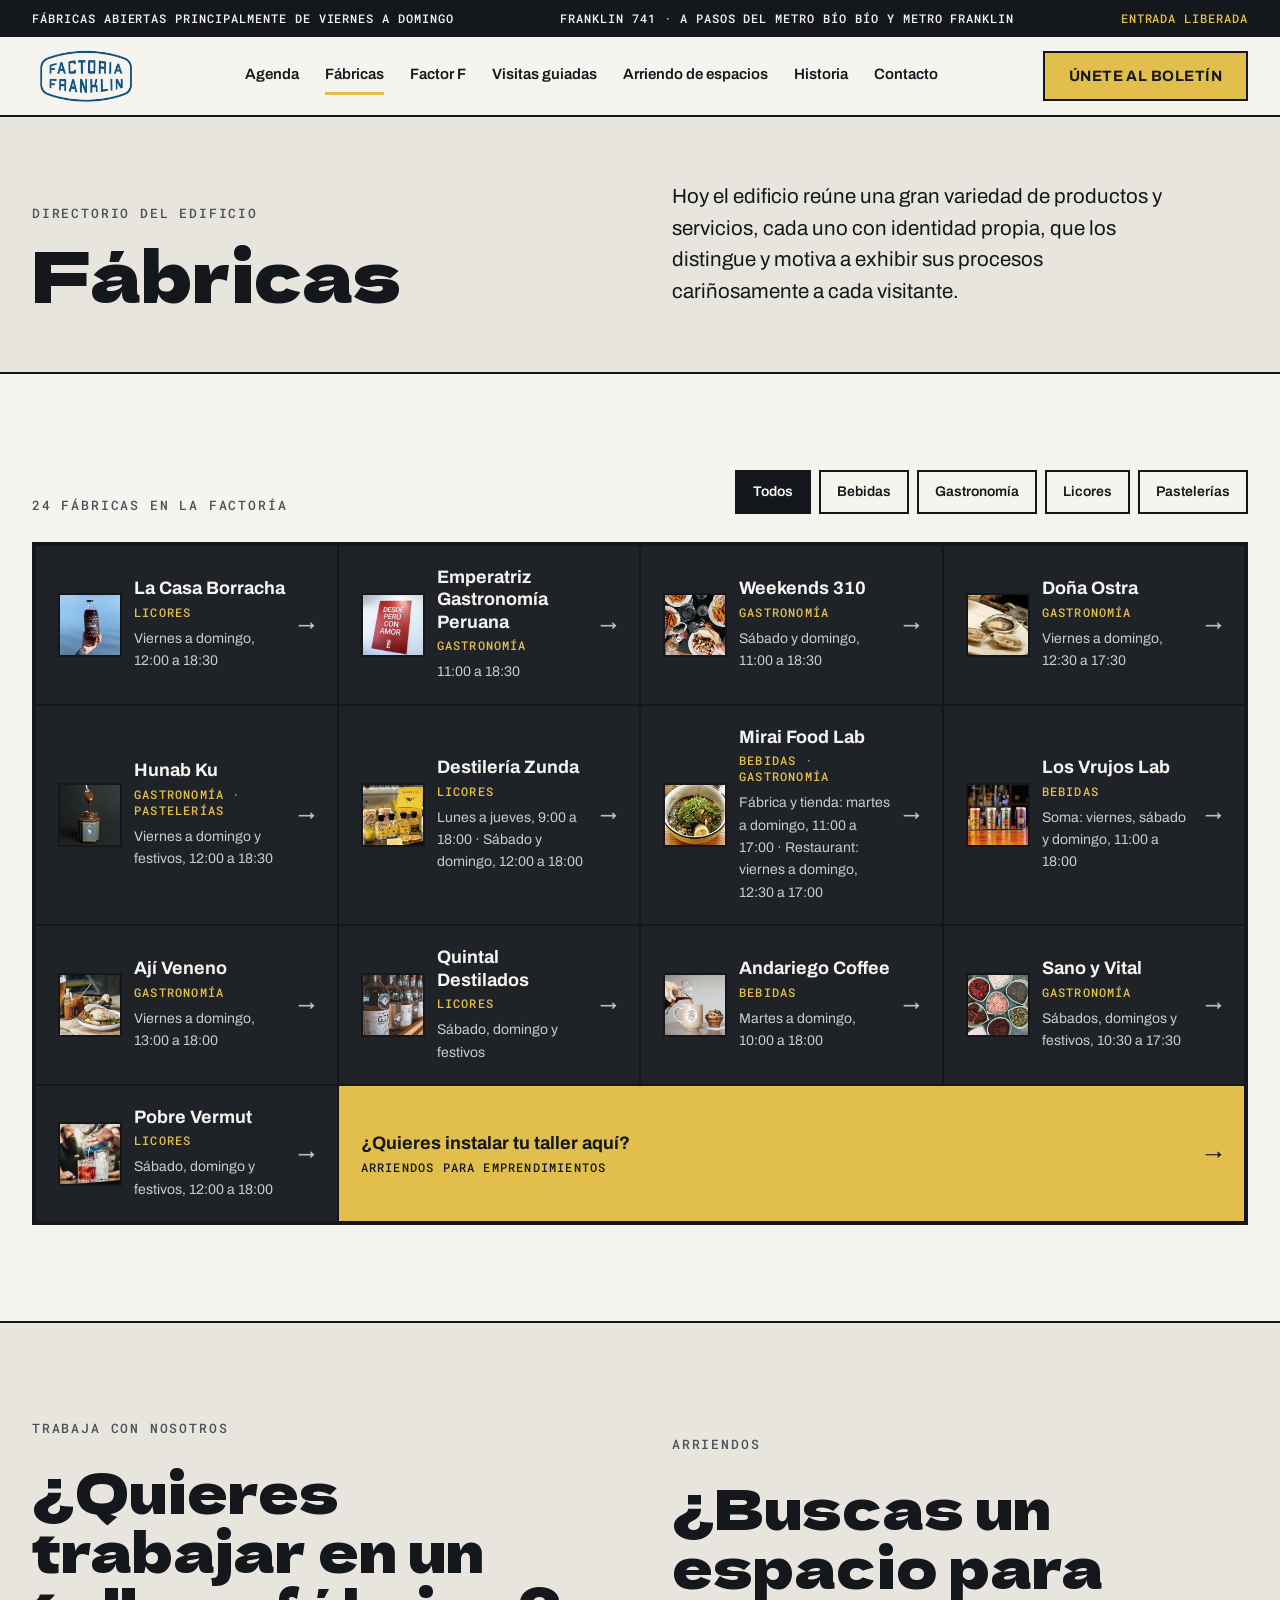
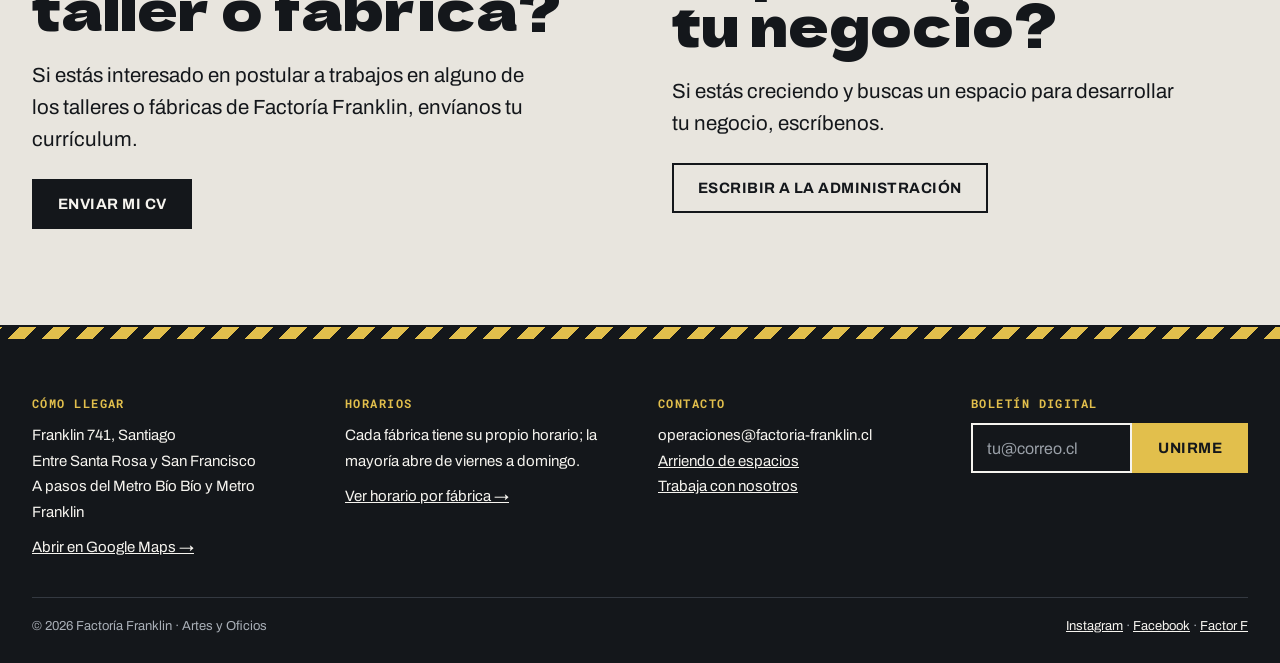
<file: fabricas.html>
<!doctype html>
<html lang="es-CL">
<head>
<meta charset="utf-8">
<meta name="viewport" content="width=device-width, initial-scale=1">
<title>Fábricas y talleres | Factoría Franklin</title>
<meta name="description" content="Destilerías, vermutería, chocolatería, café de especialidad, ramen, cocina peruana y más: las fábricas de Factoría Franklin con sus horarios.">
<link rel="preconnect" href="https://fonts.googleapis.com">
<link rel="preconnect" href="https://fonts.gstatic.com" crossorigin>
<link rel="stylesheet" href="https://fonts.googleapis.com/css2?family=Archivo:wght@400;500;600;700&family=Dela+Gothic+One&family=Roboto+Mono:wght@500;700&display=swap">
<link rel="stylesheet" href="assets/css/styles.css">
</head>
<body data-pagina="fabricas">
<div id="cabecera"></div>
<main id="contenido">

<section class="cabecera-pagina">
  <div class="contenedor dos" style="align-items:end">
    <div class="pila" style="--gap:16px">
      <span class="etiqueta">Directorio del edificio</span>
      <h1 class="titulo-xl">Fábricas</h1>
    </div>
    <p class="bajada">Hoy el edificio reúne una gran variedad de productos y servicios, cada uno con identidad propia, que los distingue y motiva a exhibir sus procesos cariñosamente a cada visitante.</p>
  </div>
</section>

<section class="seccion seccion--papel">
  <div class="contenedor pila" style="--gap:28px">
    <div class="fila fila--entre" style="--gap:20px">
      <span class="etiqueta" id="cuenta-fab" aria-live="polite"></span>
      <div class="fila" id="filtros-fab" data-chips="uno" role="group" aria-label="Filtrar fábricas" style="--gap:8px">
        <button class="chip" type="button" aria-pressed="true">Todos</button>
        <button class="chip" type="button" aria-pressed="false">Bebidas</button>
        <button class="chip" type="button" aria-pressed="false">Gastronomía</button>
        <button class="chip" type="button" aria-pressed="false">Licores</button>
        <button class="chip" type="button" aria-pressed="false">Pastelerías</button>
      </div>
    </div>
    <div class="directorio" data-directorio data-con-horario data-filtros="filtros-fab" data-cuenta="cuenta-fab"></div>
  </div>
</section>

<section class="seccion">
  <div class="contenedor dos">
    <div class="pila">
      <span class="etiqueta">Trabaja con nosotros</span>
      <h2 class="titulo-l">¿Quieres trabajar en un taller o fábrica?</h2>
      <p class="bajada">Si estás interesado en postular a trabajos en alguno de los talleres o fábricas de Factoría Franklin, envíanos tu currículum.</p>
      <a class="btn btn--tinta" href="contacto.html#trabaja" style="align-self:flex-start">Enviar mi CV</a>
    </div>
    <div class="pila">
      <span class="etiqueta">Arriendos</span>
      <h2 class="titulo-l">¿Buscas un espacio para tu negocio?</h2>
      <p class="bajada">Si estás creciendo y buscas un espacio para desarrollar tu negocio, escríbenos.</p>
      <a class="btn" href="contacto.html" style="align-self:flex-start">Escribir a la administración</a>
    </div>
  </div>
</section>

</main>
<div id="pie"></div>
<script src="assets/js/data.js"></script>
<script src="assets/js/main.js"></script>
</body>
</html>
</file>
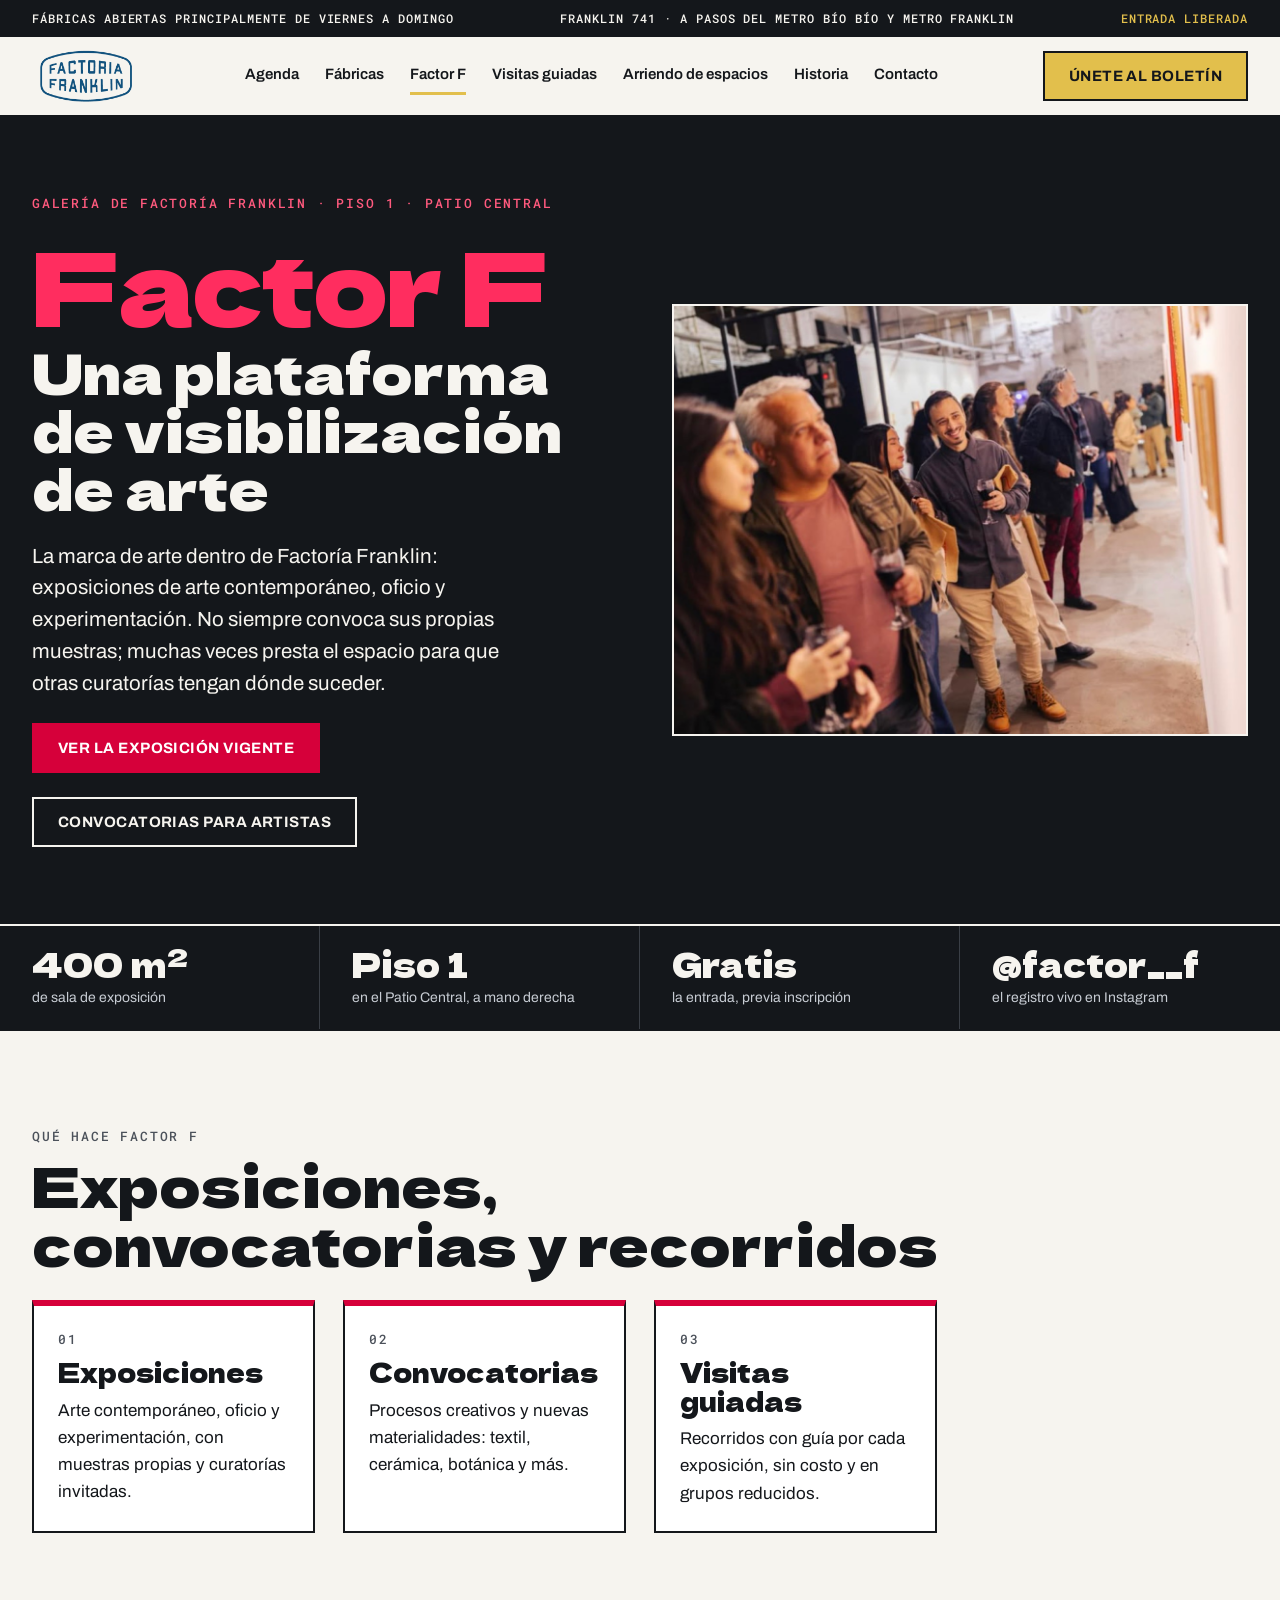
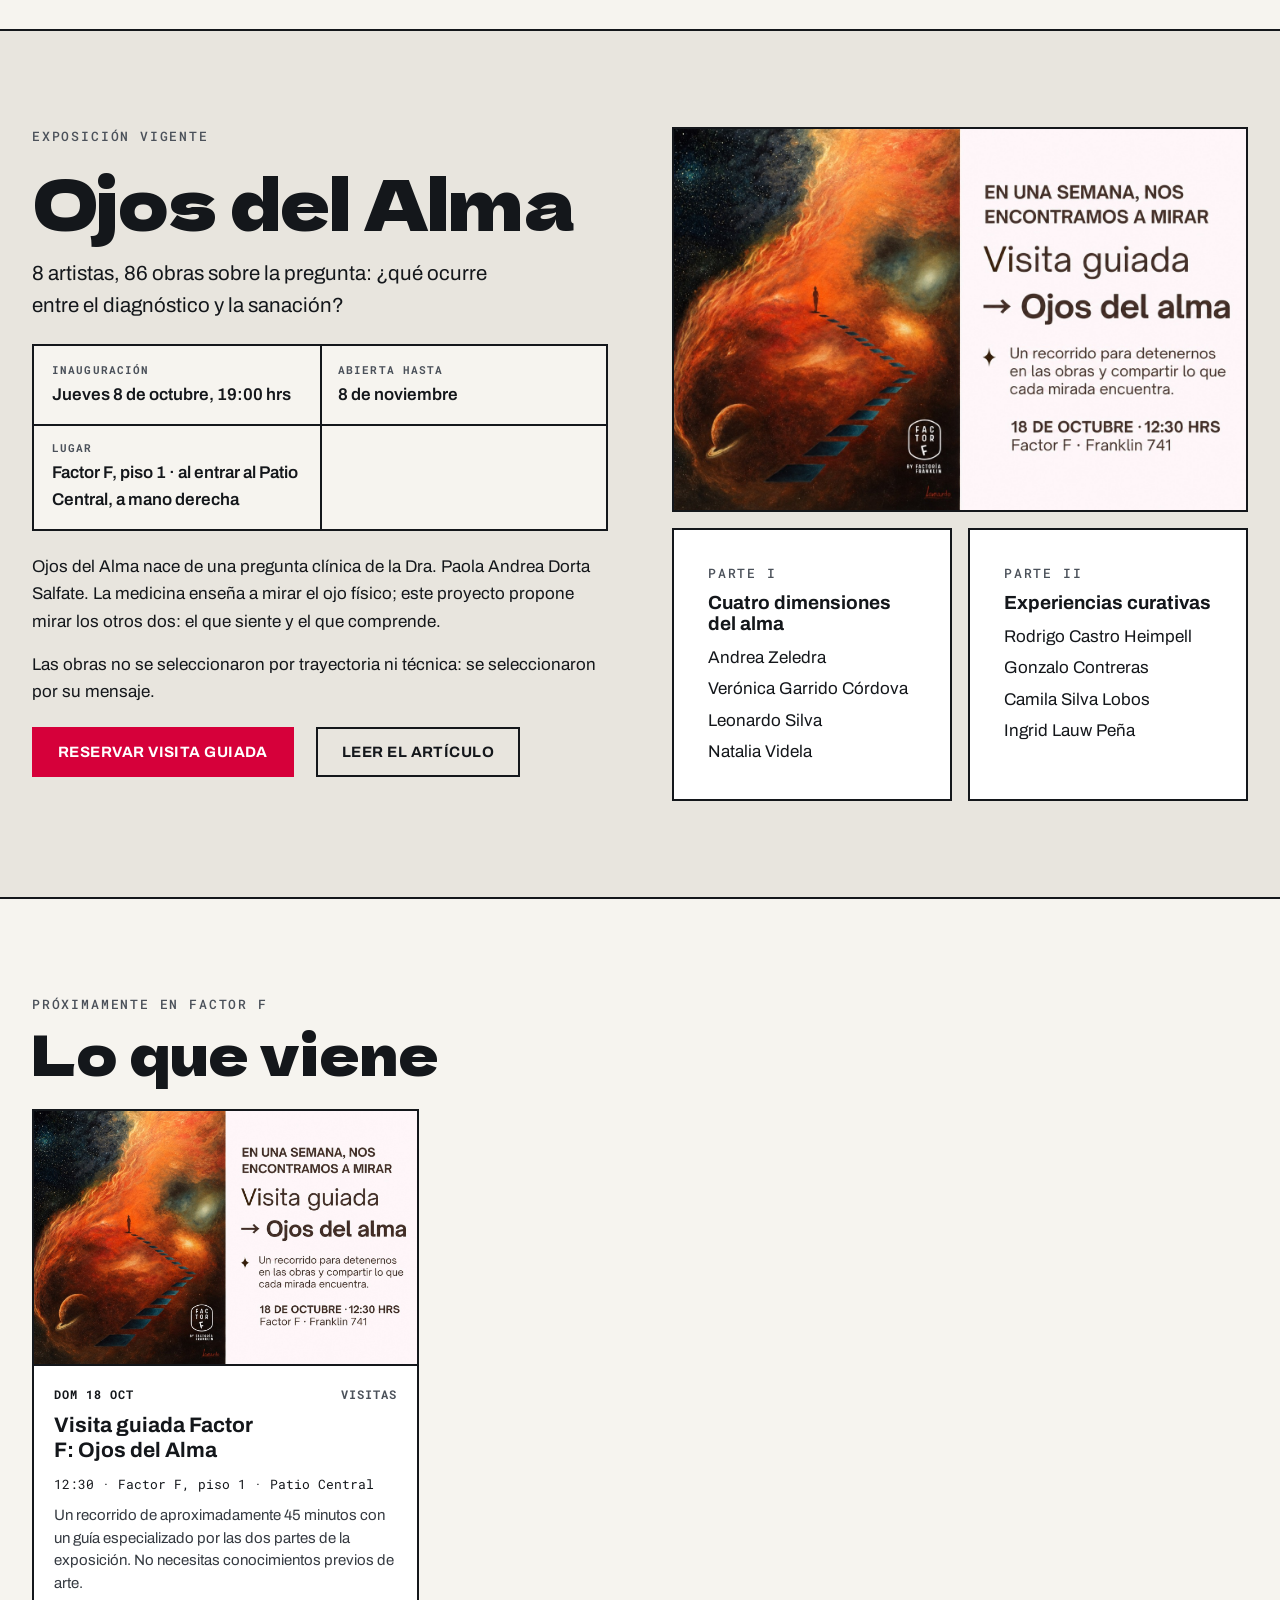
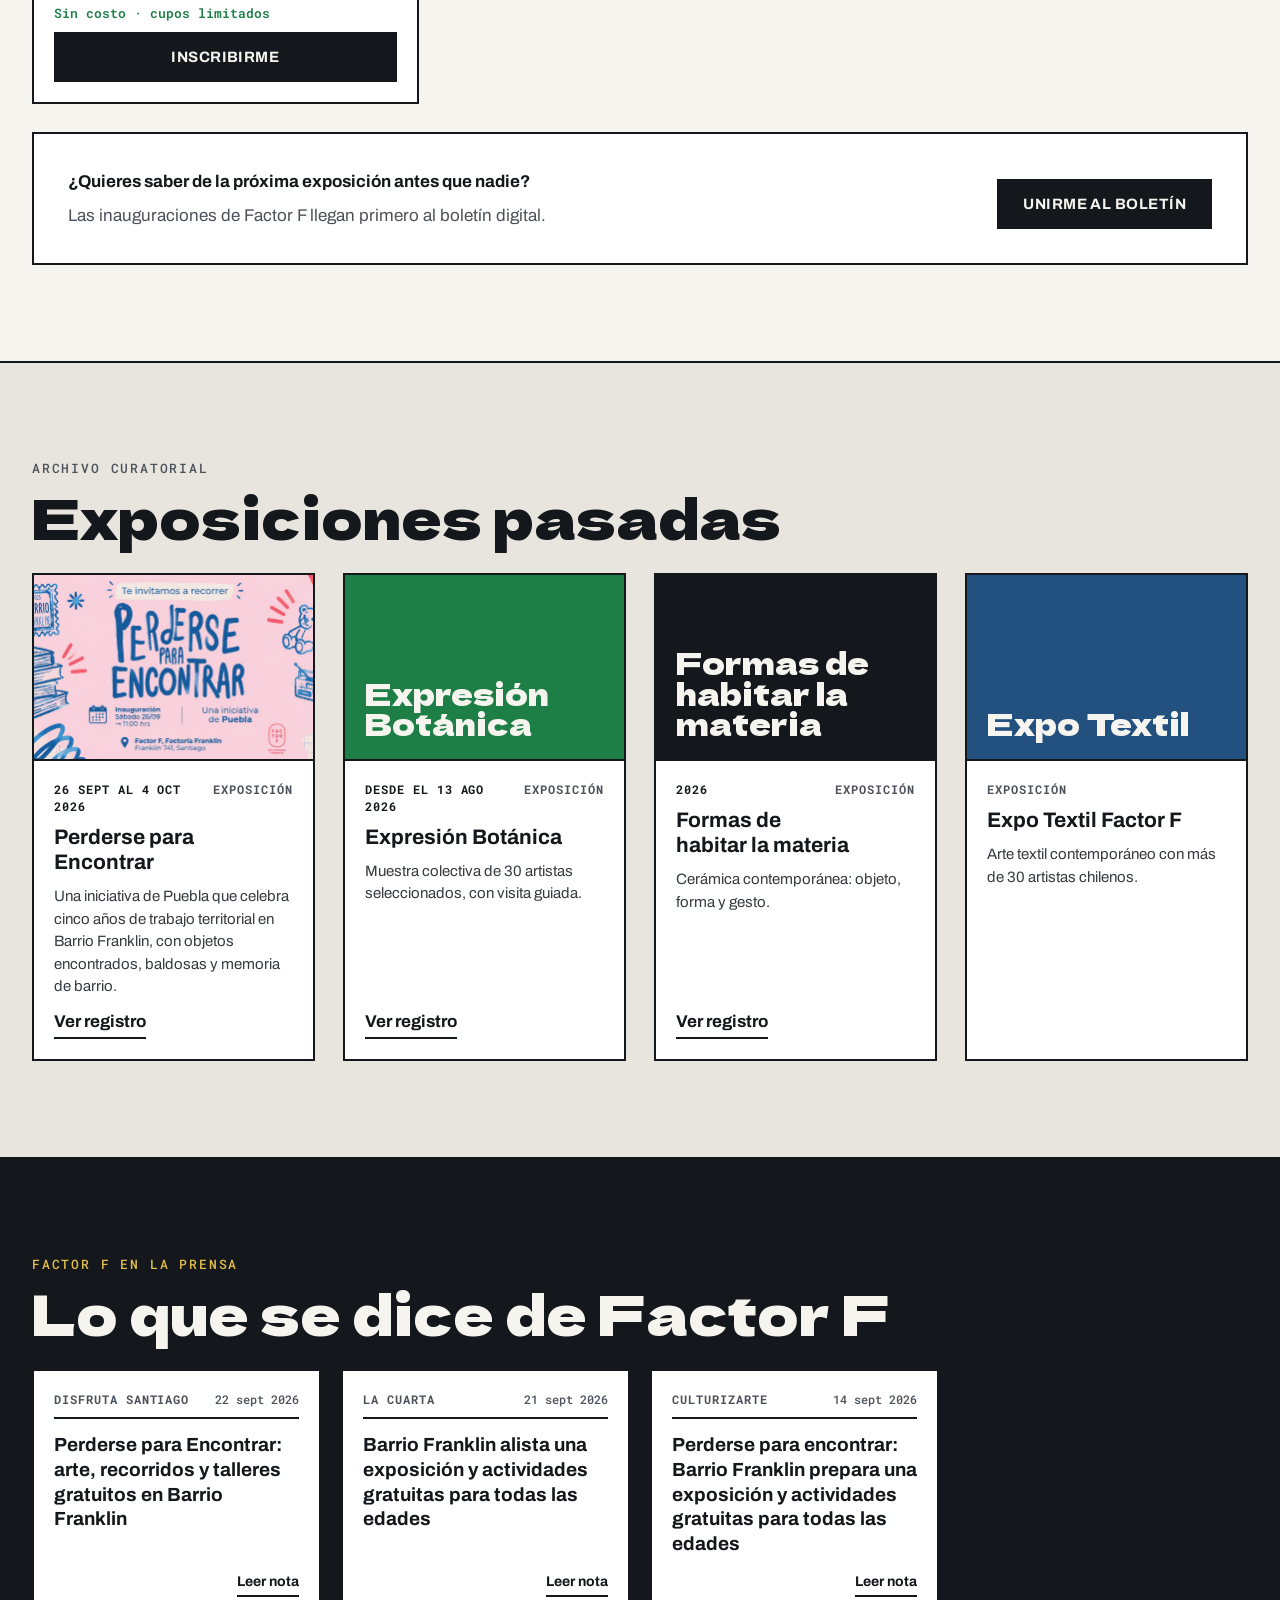
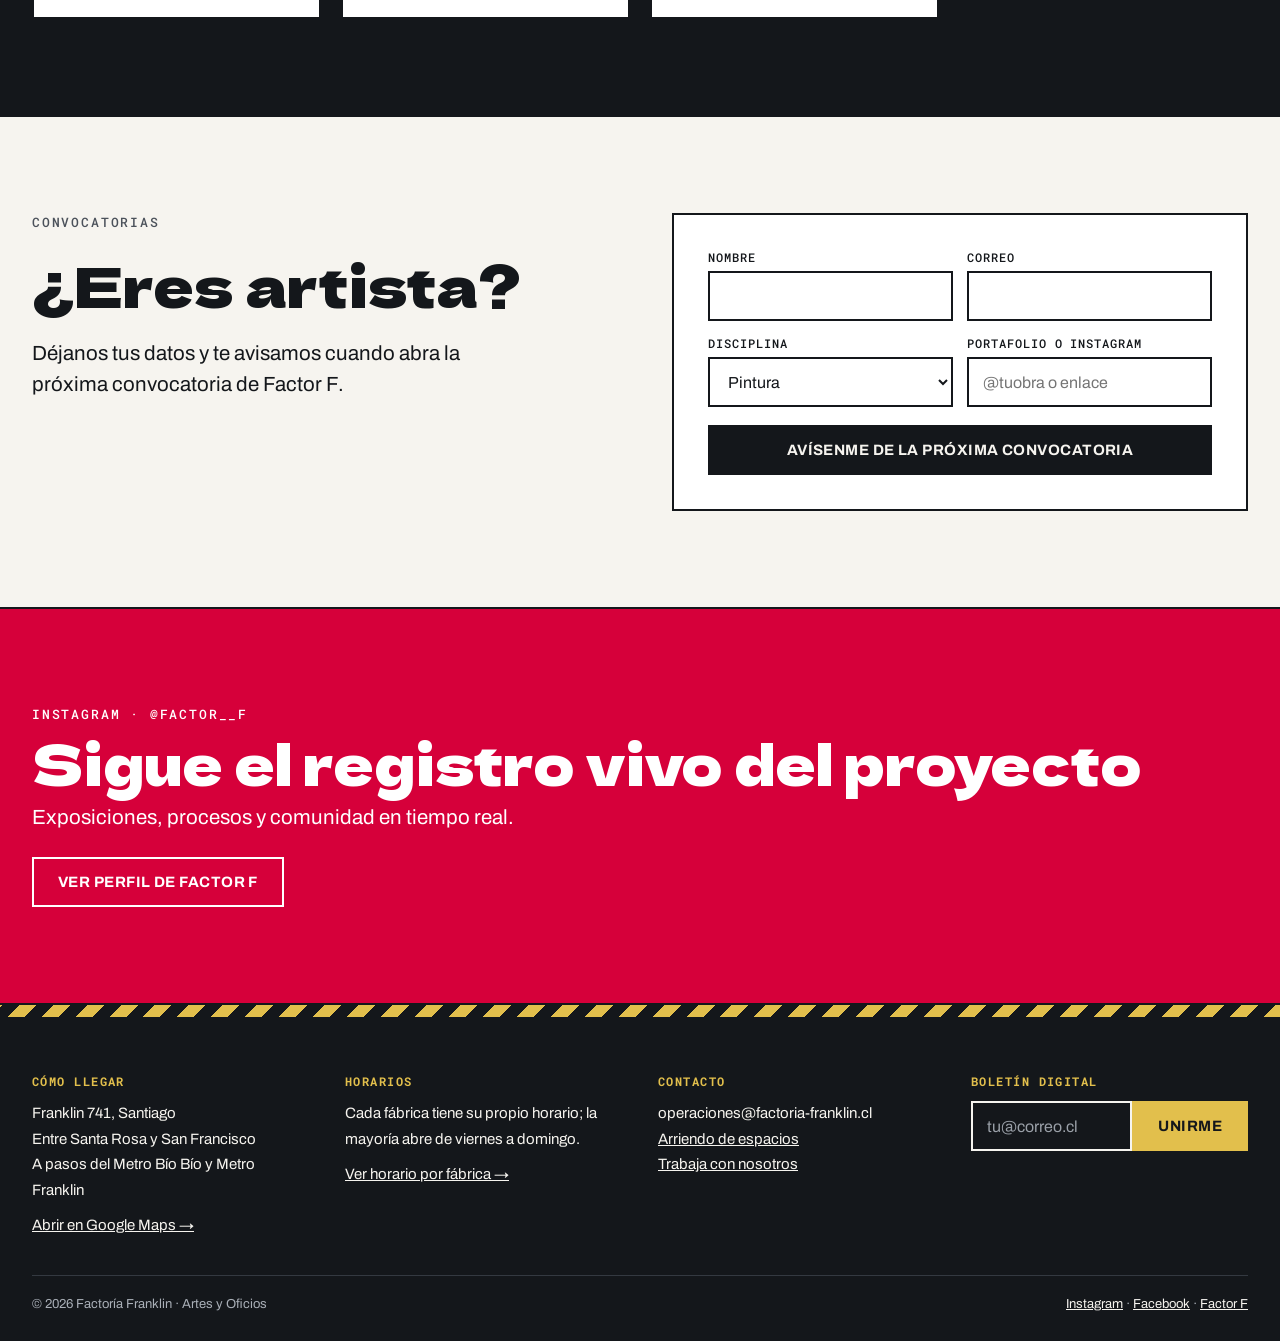
<file: factor-f.html>
<!doctype html>
<html lang="es-CL">
<head>
<meta charset="utf-8">
<meta name="viewport" content="width=device-width, initial-scale=1">
<title>Factor F | Galería de arte de Factoría Franklin</title>
<meta name="description" content="Factor F, la marca de arte de Factoría Franklin: 400 m² de sala en el primer piso de Franklin 741, en el Patio Central para exposiciones de arte contemporáneo, convocatorias y visitas guiadas. Entrada gratis previa inscripción.">
<meta property="og:locale" content="es_CL">
<meta property="og:title" content="Factor F · Factoría Franklin">
<meta property="og:image" content="assets/img/inauguracion-factor-f.jpg">
<link rel="preconnect" href="https://fonts.googleapis.com">
<link rel="preconnect" href="https://fonts.gstatic.com" crossorigin>
<link rel="stylesheet" href="https://fonts.googleapis.com/css2?family=Archivo:wght@400;500;600;700&family=Dela+Gothic+One&family=Roboto+Mono:wght@500;700&display=swap">
<link rel="stylesheet" href="assets/css/styles.css">
<style>
.f-rojo { color: #ff5a7e; }
.f-hero { background: var(--tinta); color: var(--papel); border-bottom: var(--borde); }
.f-hero .contenedor { padding-block: clamp(44px, 6vw, 80px); }
.f-hero img { width: 100%; aspect-ratio: 4 / 3; object-fit: cover; border: 2px solid var(--papel); }
.f-marca { font: 400 clamp(60px, 8vw, 116px)/.9 var(--display); color: #ff2d5f; letter-spacing: -.02em; white-space: nowrap; }
.f-datos { border-top: 2px solid var(--papel); display: grid; grid-template-columns: repeat(auto-fit, minmax(190px, 1fr)); }
.f-datos li { padding: 20px var(--gutter); border-right: 1px solid #3a3f46; display: flex; flex-direction: column; gap: 4px; }
.f-datos li:last-child { border-right: 0; }
.f-datos b { font: 400 clamp(26px, 2.6vw, 34px)/1.1 var(--display); }
.f-datos span { font-size: 14px; color: #c7ccd3; }
.pilar { border-top: 6px solid var(--rojo-f); background: var(--blanco); border-left: var(--borde); border-right: var(--borde); border-bottom: var(--borde); padding: 24px; display: flex; flex-direction: column; gap: 10px; }
.pilar h3 { font: 400 26px/1.1 var(--display); }
.btn--rojo-claro { border-color: var(--papel); color: var(--papel); }
</style>
</head>
<body data-pagina="factor-f">
<div id="cabecera"></div>
<main id="contenido">

<!-- 1. Qué es Factor F -->
<section class="f-hero">
  <div class="contenedor dos">
    <div class="pila" style="--gap:24px">
      <span class="etiqueta f-rojo">Galería de Factoría Franklin · Piso 1 · Patio Central</span>
      <h1 class="pila" style="--gap:14px"><span class="f-marca">Factor F</span><span class="titulo-l" style="color:var(--papel)">Una plataforma de visibilización de arte</span></h1>
      <p class="bajada">La marca de arte dentro de Factoría Franklin: exposiciones de arte contemporáneo, oficio y experimentación. No siempre convoca sus propias muestras; muchas veces presta el espacio para que otras curatorías tengan dónde suceder.</p>
      <div class="fila">
        <a class="btn btn--rojo" href="#vigente">Ver la exposición vigente</a>
        <a class="btn btn--claro" href="#convocatoria">Convocatorias para artistas</a>
      </div>
    </div>
    <img src="assets/img/inauguracion-factor-f.jpg" alt="Público en una inauguración de Factor F" width="1400" height="887" fetchpriority="high">
  </div>
  <ul class="f-datos" style="max-width:var(--ancho);margin:0 auto;list-style:none;padding:0">
    <li><b>400 m²</b><span>de sala de exposición</span></li>
    <li><b>Piso 1</b><span>en el Patio Central, a mano derecha</span></li>
    <li><b>Gratis</b><span>la entrada, previa inscripción</span></li>
    <li><b>@factor__f</b><span>el registro vivo en Instagram</span></li>
  </ul>
</section>

<!-- Qué hace -->
<section class="seccion seccion--papel">
  <div class="contenedor pila" style="--gap:28px">
    <div class="pila" style="--gap:10px">
      <span class="etiqueta">Qué hace Factor F</span>
      <h2 class="titulo-l">Exposiciones, convocatorias y recorridos</h2>
    </div>
    <div class="grilla" style="--min:260px">
      <div class="pilar"><span class="etiqueta">01</span><h3>Exposiciones</h3><p>Arte contemporáneo, oficio y experimentación, con muestras propias y curatorías invitadas.</p></div>
      <div class="pilar"><span class="etiqueta">02</span><h3>Convocatorias</h3><p>Procesos creativos y nuevas materialidades: textil, cerámica, botánica y más.</p></div>
      <div class="pilar"><span class="etiqueta">03</span><h3>Visitas guiadas</h3><p>Recorridos con guía por cada exposición, sin costo y en grupos reducidos.</p></div>
    </div>
  </div>
</section>

<!-- 2. Exposición vigente -->
<section class="seccion" id="vigente">
  <div class="contenedor dos" style="align-items:start">
    <div class="pila" style="--gap:22px">
      <span class="etiqueta">Exposición vigente</span>
      <h2 class="titulo-xl">Ojos del Alma</h2>
      <p class="bajada">8 artistas, 86 obras sobre la pregunta: ¿qué ocurre entre el diagnóstico y la sanación?</p>
      <div class="datos">
        <div><small>Inauguración</small><span>Jueves 8 de octubre, 19:00 hrs</span></div>
        <div><small>Abierta hasta</small><span>8 de noviembre</span></div>
        <div><small>Lugar</small><span>Factor F, piso 1 · al entrar al Patio Central, a mano derecha</span></div>
      </div>
      <div class="texto-largo">
        <p>Ojos del Alma nace de una pregunta clínica de la Dra. Paola Andrea Dorta Salfate. La medicina enseña a mirar el ojo físico; este proyecto propone mirar los otros dos: el que siente y el que comprende.</p>
        <p>Las obras no se seleccionaron por trayectoria ni técnica: se seleccionaron por su mensaje.</p>
      </div>
      <div class="fila">
        <a class="btn btn--rojo" href="visitas.html#factor-f">Reservar visita guiada</a>
        <a class="btn" href="https://factoria-franklin.cl/ojos-del-alma-factor-f/">Leer el artículo</a>
      </div>
    </div>
    <div class="pila" style="--gap:16px">
      <img src="assets/img/visita-guiada-ojos-del-alma.jpg" alt="Obra de la exposición Ojos del Alma en Factor F" width="1400" height="933" loading="lazy" style="width:100%;border:var(--borde)">
      <div class="grilla" style="--min:220px;--gap:16px">
        <div class="caja pila" style="--gap:10px;background:var(--blanco)">
          <span class="etiqueta">Parte I</span>
          <h3 style="font:700 19px var(--texto)">Cuatro dimensiones del alma</h3>
          <ul class="pila" style="--gap:4px"><li>Andrea Zeledra</li><li>Verónica Garrido Córdova</li><li>Leonardo Silva</li><li>Natalia Videla</li></ul>
        </div>
        <div class="caja pila" style="--gap:10px;background:var(--blanco)">
          <span class="etiqueta">Parte II</span>
          <h3 style="font:700 19px var(--texto)">Experiencias curativas</h3>
          <ul class="pila" style="--gap:4px"><li>Rodrigo Castro Heimpell</li><li>Gonzalo Contreras</li><li>Camila Silva Lobos</li><li>Ingrid Lauw Peña</li></ul>
        </div>
      </div>
    </div>
  </div>
</section>

<!-- 3. Próximas actividades -->
<section class="seccion seccion--papel" id="proximas">
  <div class="contenedor pila" style="--gap:28px">
    <div class="pila" style="--gap:10px">
      <span class="etiqueta">Próximamente en Factor F</span>
      <h2 class="titulo-l">Lo que viene</h2>
    </div>
    <div class="grilla" data-agenda data-solo="factor-f" style="--min:290px"></div>
    <div class="caja fila fila--entre" style="--gap:16px;background:var(--blanco)">
      <div class="pila" style="--gap:6px"><strong>¿Quieres saber de la próxima exposición antes que nadie?</strong><span class="suave">Las inauguraciones de Factor F llegan primero al boletín digital.</span></div>
      <a class="btn btn--tinta" href="index.html#club">Unirme al boletín</a>
    </div>
  </div>
</section>

<!-- 4. Exposiciones pasadas -->
<section class="seccion">
  <div class="contenedor pila" style="--gap:28px">
    <div class="pila" style="--gap:10px">
      <span class="etiqueta">Archivo curatorial</span>
      <h2 class="titulo-l">Exposiciones pasadas</h2>
    </div>
    <div class="grilla" style="--min:260px">
      <a class="evento" href="https://factoria-franklin.cl/perderse-para-encontrar-factor-f/" style="text-decoration:none"><img class="evento-foto" src="assets/img/perderse-para-encontrar.jpg" alt="" loading="lazy" width="600" height="400"><div class="evento-cuerpo"><div class="evento-meta"><span>26 sept al 4 oct 2026</span><span class="suave">Exposición</span></div><h3>Perderse para Encontrar</h3><p>Una iniciativa de Puebla que celebra cinco años de trabajo territorial en Barrio Franklin, con objetos encontrados, baldosas y memoria de barrio.</p><span class="enlace-flecha" style="align-self:flex-start">Ver registro</span></div></a>
      <a class="evento" href="https://factoria-franklin.cl/exposicion-expresion-botanica-factor-f/" style="text-decoration:none"><div class="evento-cartel evento-cartel--Música" aria-hidden="true">Expresión Botánica</div><div class="evento-cuerpo"><div class="evento-meta"><span>Desde el 13 ago 2026</span><span class="suave">Exposición</span></div><h3>Expresión Botánica</h3><p>Muestra colectiva de 30 artistas seleccionados, con visita guiada.</p><span class="enlace-flecha" style="align-self:flex-start">Ver registro</span></div></a>
      <a class="evento" href="https://factoria-franklin.cl/convocatoria-factor-f-ceramica-junio-2026/" style="text-decoration:none"><div class="evento-cartel evento-cartel--Arte" aria-hidden="true">Formas de habitar la materia</div><div class="evento-cuerpo"><div class="evento-meta"><span>2026</span><span class="suave">Exposición</span></div><h3>Formas de habitar la materia</h3><p>Cerámica contemporánea: objeto, forma y gesto.</p><span class="enlace-flecha" style="align-self:flex-start">Ver registro</span></div></a>
      <article class="evento"><div class="evento-cartel evento-cartel--Visitas" aria-hidden="true">Expo Textil</div><div class="evento-cuerpo"><div class="evento-meta"><span class="suave">Exposición</span></div><h3>Expo Textil Factor F</h3><p>Arte textil contemporáneo con más de 30 artistas chilenos.</p></div></article>
    </div>
  </div>
</section>

<!-- Prensa de Factor F -->
<section class="seccion seccion--tinta">
  <div class="contenedor pila" style="--gap:28px">
    <div class="pila" style="--gap:10px">
      <span class="etiqueta f-rojo">Factor F en la prensa</span>
      <h2 class="titulo-l">Lo que se dice de Factor F</h2>
    </div>
    <div class="prensa" data-prensa="factor-f"></div>
  </div>
</section>

<!-- Convocatorias -->
<section class="seccion seccion--papel" id="convocatoria">
  <div class="contenedor dos" style="align-items:start">
    <div class="pila">
      <span class="etiqueta">Convocatorias</span>
      <h2 class="titulo-l">¿Eres artista?</h2>
      <p class="bajada">Déjanos tus datos y te avisamos cuando abra la próxima convocatoria de Factor F.</p>
    </div>
    <div>
      <form class="caja form" data-form="convocatoria" data-mailchimp="convocatoria" data-exito="conv-ok" novalidate style="background:var(--blanco)">
        <div class="campos">
          <div class="campo"><label for="cv-nombre">Nombre</label><input id="cv-nombre" name="nombre" required autocomplete="name"></div>
          <div class="campo"><label for="cv-correo">Correo</label><input id="cv-correo" name="correo" type="email" required autocomplete="email"></div>
          <div class="campo"><label for="cv-disciplina">Disciplina</label>
            <select id="cv-disciplina" name="disciplina"><option>Pintura</option><option>Cerámica</option><option>Textil</option><option>Fotografía</option><option>Escultura</option><option>Grabado</option><option>Otra</option></select></div>
          <div class="campo"><label for="cv-portafolio">Portafolio o Instagram</label><input id="cv-portafolio" name="portafolio" placeholder="@tuobra o enlace"></div>
        </div>
        <p class="error" hidden>Completa tu nombre y un correo válido.</p>
        <button class="btn btn--tinta" type="submit">Avísenme de la próxima convocatoria</button>
      </form>
      <div class="caja exito" id="conv-ok" hidden tabindex="-1">
        <span class="titulo-m">Quedaste en la lista</span>
        <p class="suave">Te escribiremos cuando abra la próxima convocatoria de Factor F.</p>
      </div>
    </div>
  </div>
</section>

<!-- Instagram -->
<section class="seccion" style="background:var(--rojo-f);color:#fff">
  <div class="contenedor fila fila--entre" style="--gap:24px">
    <div class="pila" style="--gap:10px">
      <span class="etiqueta" style="color:#fff">Instagram · @factor__f</span>
      <h2 class="titulo-l">Sigue el registro vivo del proyecto</h2>
      <p class="bajada">Exposiciones, procesos y comunidad en tiempo real.</p>
    </div>
    <a class="btn btn--claro" href="https://www.instagram.com/factor__f/" style="border-color:#fff;color:#fff">Ver perfil de Factor F</a>
  </div>
</section>

</main>
<div id="pie"></div>
<script src="assets/js/data.js"></script>
<script src="assets/js/main.js"></script>
</body>
</html>
</file>
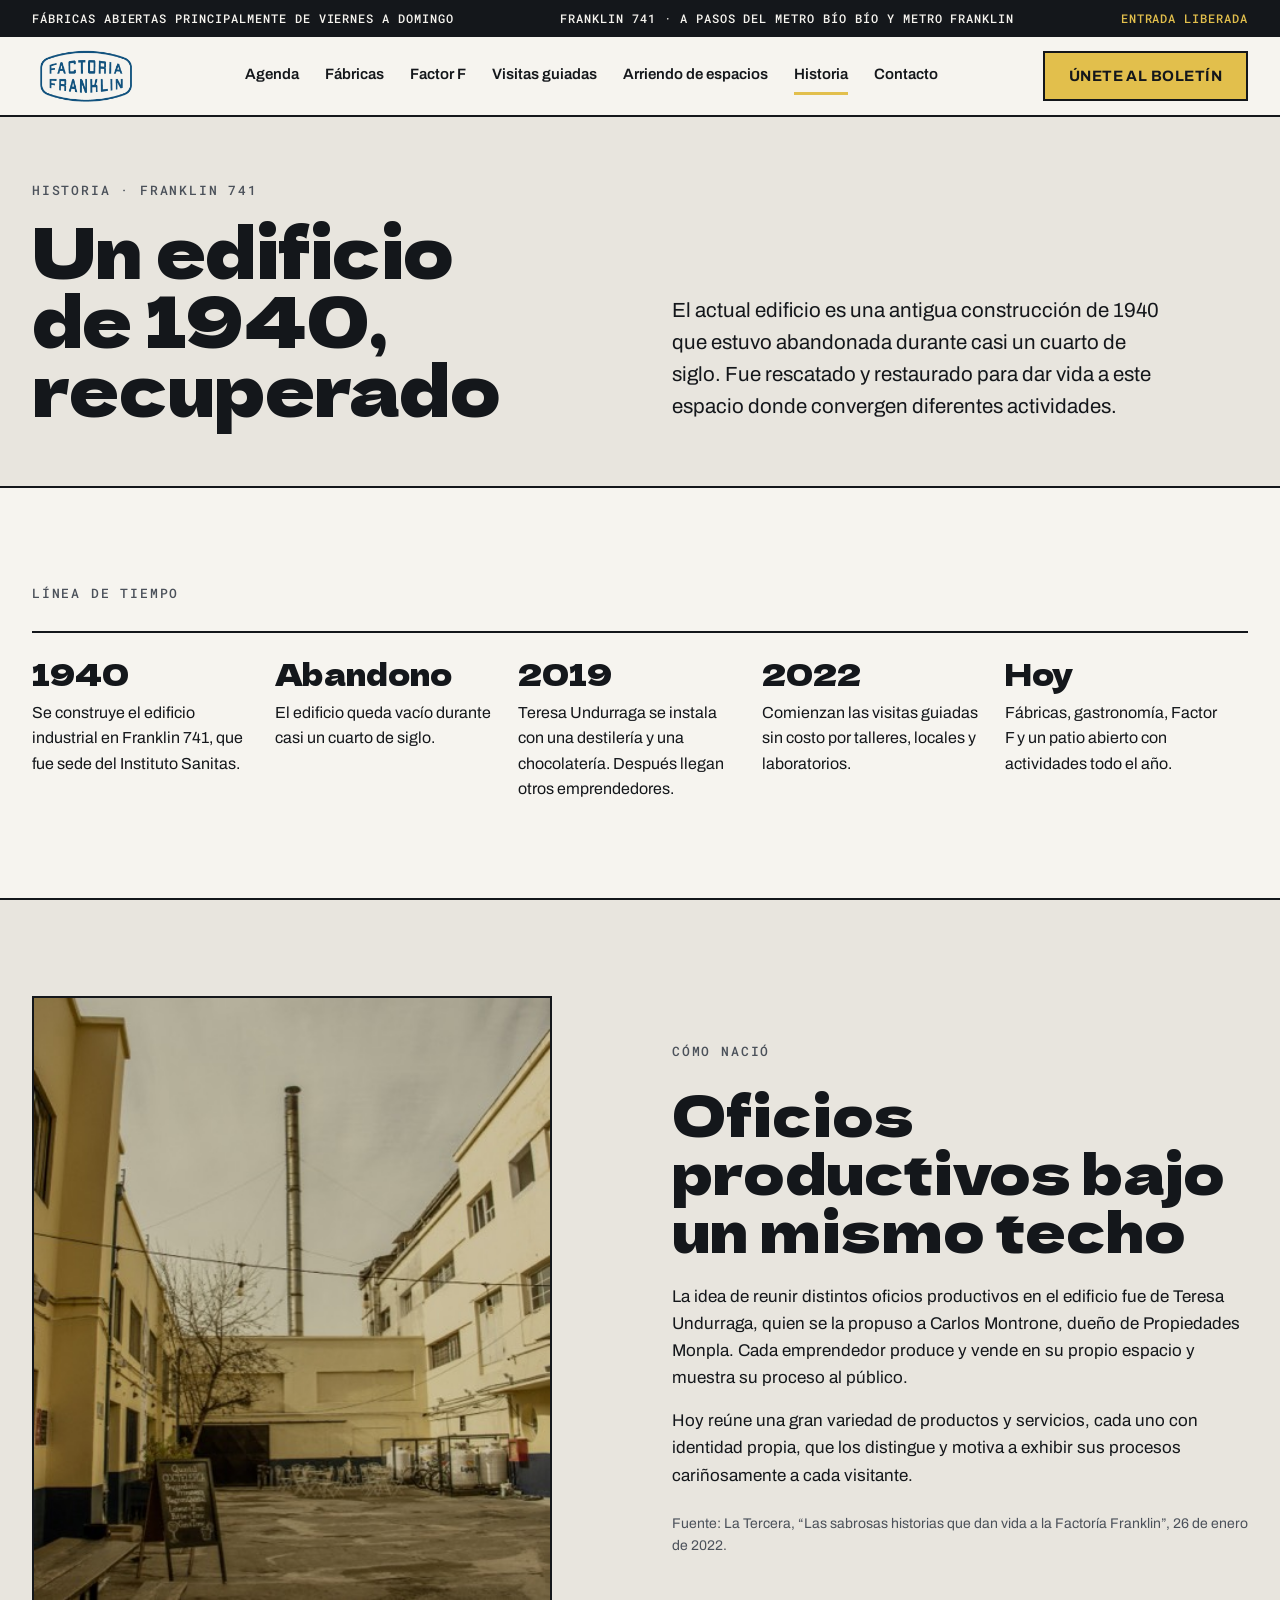
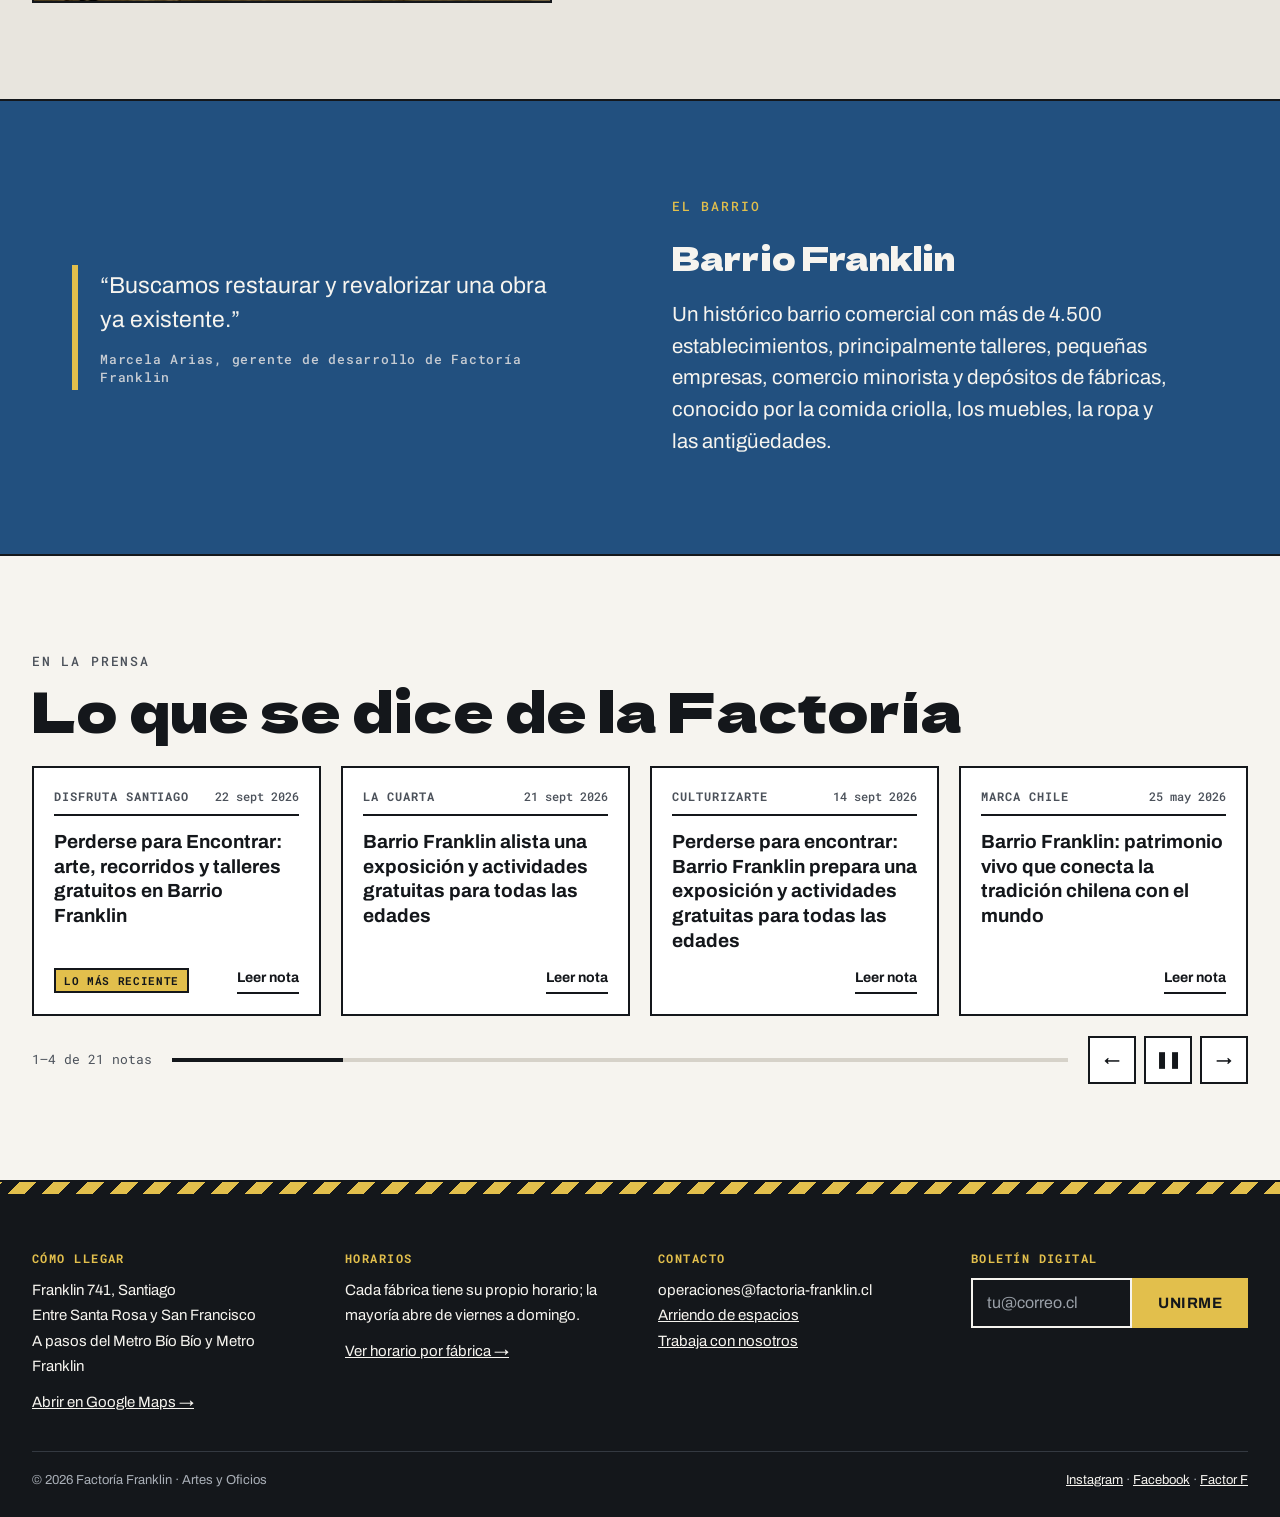
<file: historia.html>
<!doctype html>
<html lang="es-CL">
<head>
<meta charset="utf-8">
<meta name="viewport" content="width=device-width, initial-scale=1">
<title>Historia del edificio | Factoría Franklin</title>
<meta name="description" content="Un edificio industrial de 1940 en Barrio Franklin, abandonado durante casi un cuarto de siglo y recuperado para las artes y los oficios.">
<link rel="preconnect" href="https://fonts.googleapis.com">
<link rel="preconnect" href="https://fonts.gstatic.com" crossorigin>
<link rel="stylesheet" href="https://fonts.googleapis.com/css2?family=Archivo:wght@400;500;600;700&family=Dela+Gothic+One&family=Roboto+Mono:wght@500;700&display=swap">
<link rel="stylesheet" href="assets/css/styles.css">
</head>
<body data-pagina="historia">
<div id="cabecera"></div>
<main id="contenido">

<section class="cabecera-pagina">
  <div class="contenedor dos" style="align-items:end">
    <div class="pila" style="--gap:16px">
      <span class="etiqueta">Historia · Franklin 741</span>
      <h1 class="titulo-xl">Un edificio de 1940, recuperado</h1>
    </div>
    <p class="bajada">El actual edificio es una antigua construcción de 1940 que estuvo abandonada durante casi un cuarto de siglo. Fue rescatado y restaurado para dar vida a este espacio donde convergen diferentes actividades.</p>
  </div>
</section>

<section class="seccion seccion--papel">
  <div class="contenedor pila" style="--gap:28px">
    <span class="etiqueta">Línea de tiempo</span>
    <ol class="tiempo" style="list-style:none;margin:0;padding:0">
      <li><b>1940</b><p>Se construye el edificio industrial en Franklin 741, que fue sede del Instituto Sanitas.</p></li>
      <li><b>Abandono</b><p>El edificio queda vacío durante casi un cuarto de siglo.</p></li>
      <li><b>2019</b><p>Teresa Undurraga se instala con una destilería y una chocolatería. Después llegan otros emprendedores.</p></li>
      <li><b>2022</b><p>Comienzan las visitas guiadas sin costo por talleres, locales y laboratorios.</p></li>
      <li><b>Hoy</b><p>Fábricas, gastronomía, Factor F y un patio abierto con actividades todo el año.</p></li>
    </ol>
  </div>
</section>

<section class="seccion">
  <div class="contenedor dos">
    <img src="assets/img/edificio-3.jpg" alt="Patio interior y chimenea del edificio de Factoría Franklin" width="428" height="500" loading="lazy" style="width:100%;max-width:520px;aspect-ratio:428/500;object-fit:cover;border:var(--borde)">
    <div class="pila">
      <span class="etiqueta">Cómo nació</span>
      <h2 class="titulo-l">Oficios productivos bajo un mismo techo</h2>
      <div class="texto-largo">
        <p>La idea de reunir distintos oficios productivos en el edificio fue de Teresa Undurraga, quien se la propuso a Carlos Montrone, dueño de Propiedades Monpla. Cada emprendedor produce y vende en su propio espacio y muestra su proceso al público.</p>
        <p>Hoy reúne una gran variedad de productos y servicios, cada uno con identidad propia, que los distingue y motiva a exhibir sus procesos cariñosamente a cada visitante.</p>
      </div>
      <p class="suave" style="font-size:14px">Fuente: La Tercera, “Las sabrosas historias que dan vida a la Factoría Franklin”, 26 de enero de 2022.</p>
    </div>
  </div>
</section>

<section class="seccion seccion--azul">
  <div class="contenedor dos">
    <blockquote class="cita" style="border-left-color:var(--mostaza)">
      “Buscamos restaurar y revalorizar una obra ya existente.”
      <footer style="color:#c7ccd3">Marcela Arias, gerente de desarrollo de Factoría Franklin</footer>
    </blockquote>
    <div class="pila">
      <span class="etiqueta">El barrio</span>
      <h2 class="titulo-m">Barrio Franklin</h2>
      <p class="bajada">Un histórico barrio comercial con más de 4.500 establecimientos, principalmente talleres, pequeñas empresas, comercio minorista y depósitos de fábricas, conocido por la comida criolla, los muebles, la ropa y las antigüedades.</p>
    </div>
  </div>
</section>

<section class="seccion seccion--papel">
  <div class="contenedor pila" style="--gap:28px">
    <div class="pila" style="--gap:10px">
      <span class="etiqueta">En la prensa</span>
      <h2 class="titulo-l">Lo que se dice de la Factoría</h2>
    </div>
    <div class="prensa" data-prensa></div>
  </div>
</section>

</main>
<div id="pie"></div>
<script src="assets/js/data.js"></script>
<script src="assets/js/main.js"></script>
</body>
</html>
</file>
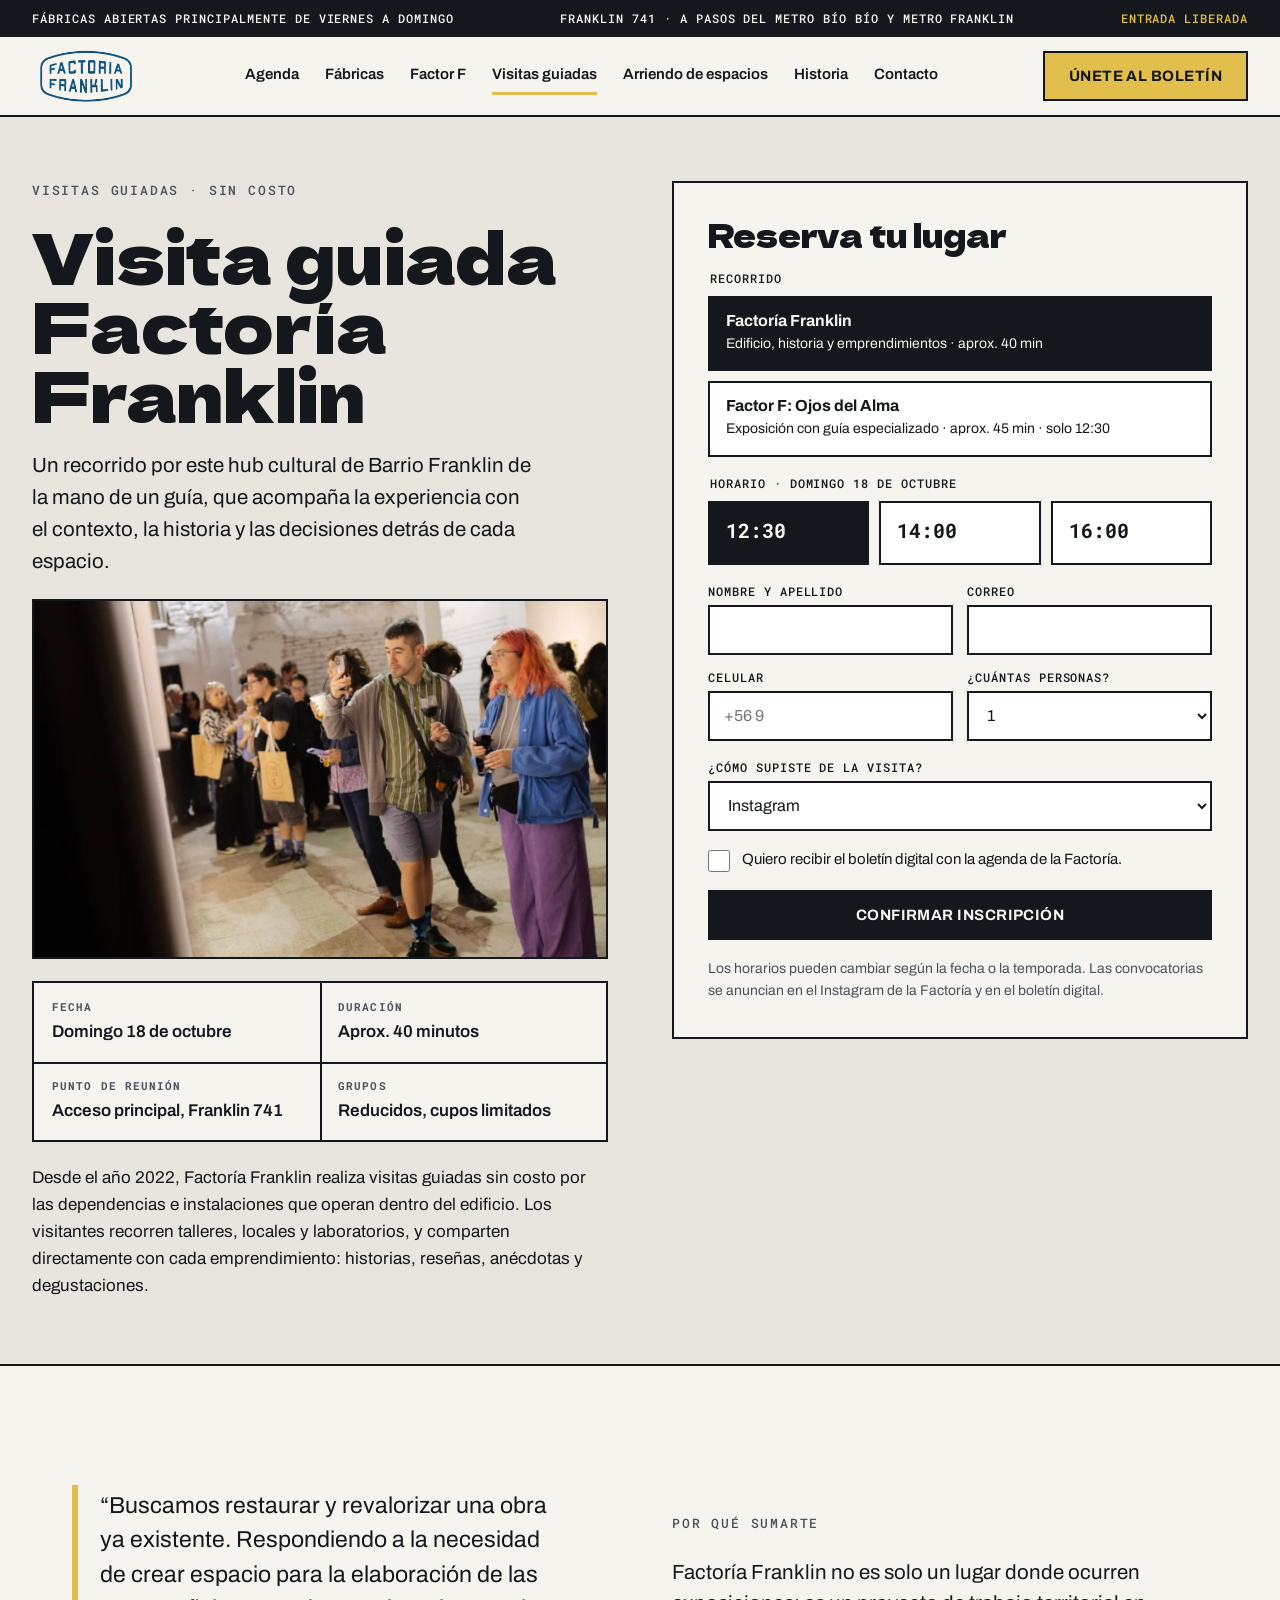
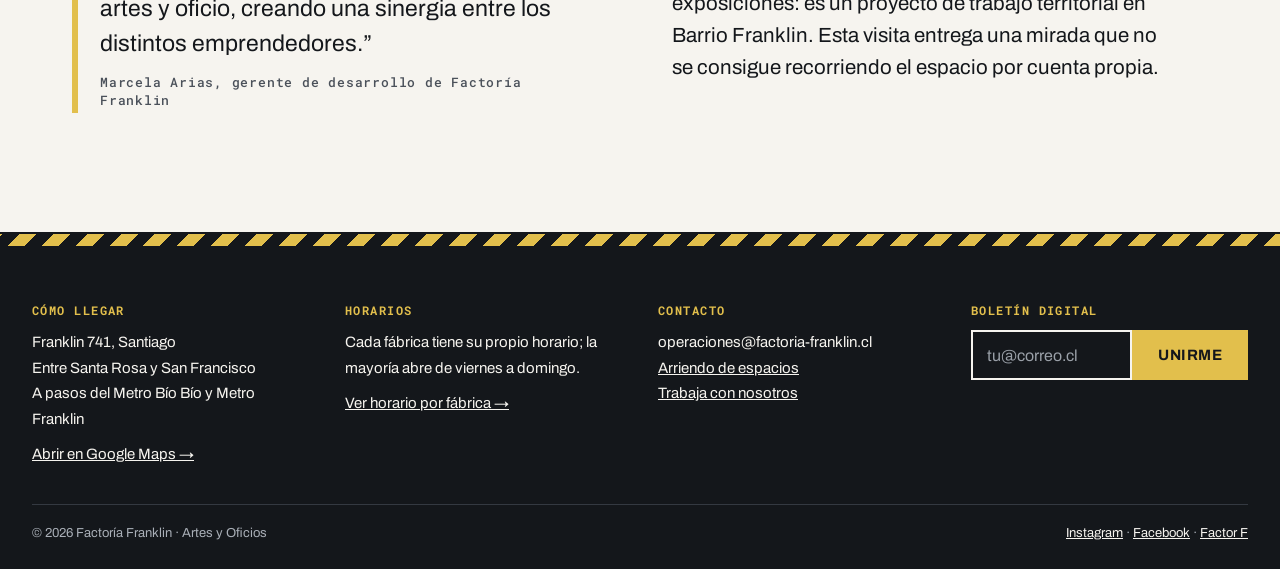
<file: visitas.html>
<!doctype html>
<html lang="es-CL">
<head>
<meta charset="utf-8">
<meta name="viewport" content="width=device-width, initial-scale=1">
<title>Visitas guiadas gratis | Factoría Franklin</title>
<meta name="description" content="Visitas guiadas sin costo por Factoría Franklin y Factor F. Domingo 18 de octubre a las 12:30, 14:00 y 16:00 hrs. Cupos limitados.">
<link rel="preconnect" href="https://fonts.googleapis.com">
<link rel="preconnect" href="https://fonts.gstatic.com" crossorigin>
<link rel="stylesheet" href="https://fonts.googleapis.com/css2?family=Archivo:wght@400;500;600;700&family=Dela+Gothic+One&family=Roboto+Mono:wght@500;700&display=swap">
<link rel="stylesheet" href="assets/css/styles.css">
<style>
.opcion { position: relative; display: block; cursor: pointer; }
.opcion input { position: absolute; opacity: 0; inset: 0; cursor: pointer; }
.opcion span { display: flex; flex-direction: column; gap: 4px; border: var(--borde); background: var(--blanco); padding: 14px 16px; min-height: 64px; }
.opcion input:checked + span { background: var(--tinta); color: var(--papel); }
.opcion input:focus-visible + span { outline: 3px solid var(--mostaza); outline-offset: 2px; }
.opcion input:disabled + span { opacity: .45; cursor: not-allowed; }
.opcion b { font: 700 16px var(--texto); }
.opcion small { font-size: 14px; }
.horas { display: grid; grid-template-columns: repeat(3, minmax(0, 1fr)); gap: 10px; }
.horas b { font: 700 20px var(--mono); }
</style>
</head>
<body data-pagina="visitas">
<div id="cabecera"></div>
<main id="contenido">

<section class="cabecera-pagina">
  <div class="contenedor dos" style="align-items:start">
    <div class="pila" style="--gap:22px">
      <span class="etiqueta">Visitas guiadas · sin costo</span>
      <h1 class="titulo-xl">Visita guiada Factoría Franklin</h1>
      <p class="bajada">Un recorrido por este hub cultural de Barrio Franklin de la mano de un guía, que acompaña la experiencia con el contexto, la historia y las decisiones detrás de cada espacio.</p>
      <img src="assets/img/recorrido-exposicion.jpg" alt="Grupo durante un recorrido en Factoría Franklin" width="1400" height="964" style="width:100%;aspect-ratio:16/10;object-fit:cover;border:var(--borde)">
      <div class="datos">
        <div><small>Fecha</small><span>Domingo 18 de octubre</span></div>
        <div><small>Duración</small><span>Aprox. 40 minutos</span></div>
        <div><small>Punto de reunión</small><span>Acceso principal, Franklin 741</span></div>
        <div><small>Grupos</small><span>Reducidos, cupos limitados</span></div>
      </div>
      <div class="texto-largo">
        <p>Desde el año 2022, Factoría Franklin realiza visitas guiadas sin costo por las dependencias e instalaciones que operan dentro del edificio. Los visitantes recorren talleres, locales y laboratorios, y comparten directamente con cada emprendimiento: historias, reseñas, anécdotas y degustaciones.</p>
      </div>
    </div>

    <div>
      <form class="caja form" data-form="visita" data-mailchimp="visita" data-exito="visita-ok" novalidate>
        <h2 class="titulo-m">Reserva tu lugar</h2>
        <fieldset class="pila" style="--gap:10px;border:0;padding:0;margin:0">
          <legend class="grupo-label" style="margin-bottom:10px">Recorrido</legend>
          <label class="opcion"><input type="radio" name="recorrido" value="Visita guiada Factoría Franklin" checked><span><b>Factoría Franklin</b><small>Edificio, historia y emprendimientos · aprox. 40 min</small></span></label>
          <label class="opcion"><input type="radio" name="recorrido" value="Visita guiada Factor F: Ojos del Alma"><span><b>Factor F: Ojos del Alma</b><small>Exposición con guía especializado · aprox. 45 min · solo 12:30</small></span></label>
        </fieldset>
        <fieldset class="pila" style="--gap:10px;border:0;padding:0;margin:0">
          <legend class="grupo-label" style="margin-bottom:10px">Horario · domingo 18 de octubre</legend>
          <div class="horas">
            <label class="opcion"><input type="radio" name="horario" value="12:30" checked><span><b>12:30</b></span></label>
            <label class="opcion"><input type="radio" name="horario" value="14:00" data-solo-factoria><span><b>14:00</b></span></label>
            <label class="opcion"><input type="radio" name="horario" value="16:00" data-solo-factoria><span><b>16:00</b></span></label>
          </div>
        </fieldset>
        <div class="campos">
          <div class="campo"><label for="v-nombre">Nombre y apellido</label><input id="v-nombre" name="nombre" required autocomplete="name"></div>
          <div class="campo"><label for="v-correo">Correo</label><input id="v-correo" name="correo" type="email" required autocomplete="email"></div>
          <div class="campo"><label for="v-fono">Celular</label><input id="v-fono" name="celular" type="tel" autocomplete="tel" placeholder="+56 9"></div>
          <div class="campo"><label for="v-personas">¿Cuántas personas?</label><select id="v-personas" name="personas"><option>1</option><option>2</option><option>3</option><option>4</option></select></div>
        </div>
        <div class="campo"><label for="v-origen">¿Cómo supiste de la visita?</label>
          <select id="v-origen" name="origen"><option>Instagram</option><option>Boletín digital</option><option>Me lo recomendaron</option><option>Pasé por la Factoría</option><option>Google</option><option>Otro</option></select></div>
        <label class="check"><input type="checkbox" name="boletin"> Quiero recibir el boletín digital con la agenda de la Factoría.</label>
        <p class="error" hidden>Completa tu nombre y un correo válido.</p>
        <button class="btn btn--tinta" type="submit">Confirmar inscripción</button>
        <p class="suave" style="font-size:14px">Los horarios pueden cambiar según la fecha o la temporada. Las convocatorias se anuncian en el Instagram de la Factoría y en el boletín digital.</p>
      </form>
      <div class="caja exito" id="visita-ok" hidden tabindex="-1">
        <span class="etiqueta" style="color:var(--azul)">Inscripción recibida</span>
        <span class="titulo-m">Te esperamos el domingo</span>
        <p data-resumen></p>
        <p class="suave">Te enviaremos la confirmación a tu correo. El punto de reunión es el acceso principal, en Franklin 741.</p>
        <div class="fila"><a class="btn btn--mostaza" href="fabricas.html">Ver las fábricas</a><button class="btn" type="button" data-volver>Hacer otra inscripción</button></div>
      </div>
    </div>
  </div>
</section>

<section class="seccion seccion--papel">
  <div class="contenedor dos">
    <blockquote class="cita">
      “Buscamos restaurar y revalorizar una obra ya existente. Respondiendo a la necesidad de crear espacio para la elaboración de las artes y oficio, creando una sinergia entre los distintos emprendedores.”
      <footer>Marcela Arias, gerente de desarrollo de Factoría Franklin</footer>
    </blockquote>
    <div class="pila">
      <span class="etiqueta">Por qué sumarte</span>
      <p class="bajada">Factoría Franklin no es solo un lugar donde ocurren exposiciones: es un proyecto de trabajo territorial en Barrio Franklin. Esta visita entrega una mirada que no se consigue recorriendo el espacio por cuenta propia.</p>
    </div>
  </div>
</section>

</main>
<div id="pie"></div>
<script src="assets/js/data.js"></script>
<script src="assets/js/main.js"></script>
<script>
  // Factor F solo tiene visita a las 12:30
  (function () {
    var form = document.querySelector('[data-form="visita"]');
    function ajustar() {
      var esF = form.querySelector('[name="recorrido"]:checked').value.indexOf('Factor F') > -1;
      form.querySelectorAll('[data-solo-factoria]').forEach(function (r) { r.disabled = esF; });
      if (esF) form.querySelector('[name="horario"][value="12:30"]').checked = true;
    }
    form.addEventListener('change', ajustar);
    if (location.hash === '#factor-f') { form.querySelector('[name="recorrido"][value*="Factor F"]').checked = true; }
    ajustar();
  })();
</script>
</body>
</html>
</file>
<file: assets/css/styles.css>
/* Factoría Franklin — sistema visual
   Concepto: edificio industrial de 1940. Concreto, acero, letreros pintados,
   el azul del logo y amarillo de señalética. Bordes gruesos, sin sombras. */

:root {
  --concreto: #e8e5de;
  --papel: #f6f4ef;
  --blanco: #ffffff;
  --tinta: #14171b;
  --acero: #1f2328;
  --gris: #4b515a;
  --gris-claro: #b9bec5;
  --azul: #22507f;
  --azul-osc: #173a5e;
  --mostaza: #e2bf4c;
  --rojo-f: #d6003a;
  --verde: #1d7f46;

  --display: "Dela Gothic One", "Arial Black", Impact, sans-serif;
  --texto: "Archivo", "Helvetica Neue", Arial, sans-serif;
  --mono: "Roboto Mono", ui-monospace, Menlo, monospace;

  --borde: 2px solid var(--tinta);
  --ancho: 1280px;
  --gutter: clamp(16px, 4vw, 32px);
  color-scheme: light;
}

*, *::before, *::after { box-sizing: border-box; }
html { scroll-behavior: smooth; }
@media (prefers-reduced-motion: reduce) { html { scroll-behavior: auto; } * { transition: none !important; animation: none !important; } }
body { margin: 0; background: var(--concreto); color: var(--tinta); font: 400 17px/1.6 var(--texto); -webkit-font-smoothing: antialiased; }
img { display: block; max-width: 100%; height: auto; }
a { color: var(--azul); }
a:hover { color: var(--azul-osc); }
:focus-visible { outline: 3px solid var(--mostaza); outline-offset: 3px; }
h1, h2, h3 { margin: 0; text-wrap: balance; }
p { margin: 0; }
ul { margin: 0; padding: 0; list-style: none; }
.sr-only { position: absolute; width: 1px; height: 1px; overflow: hidden; clip: rect(0 0 0 0); white-space: nowrap; }
.saltar { position: absolute; left: 16px; top: -60px; background: var(--mostaza); color: var(--tinta); padding: 12px 16px; font-weight: 700; z-index: 100; }
.saltar:focus { top: 12px; }

.contenedor { max-width: var(--ancho); margin: 0 auto; padding-inline: var(--gutter); }
.seccion { padding-block: clamp(56px, 8vw, 96px); border-bottom: var(--borde); }
.seccion--papel { background: var(--papel); }
.seccion--azul { background: var(--azul); color: var(--papel); }
.seccion--tinta { background: var(--tinta); color: var(--papel); }
.seccion--mostaza { background: var(--mostaza); }
.pila { display: flex; flex-direction: column; gap: var(--gap, 24px); }
.fila { display: flex; flex-wrap: wrap; gap: var(--gap, 12px); align-items: center; }
.fila--entre { justify-content: space-between; align-items: end; }
.grilla { display: grid; gap: var(--gap, 20px); grid-template-columns: repeat(auto-fill, minmax(min(100%, var(--min, 280px)), 1fr)); }
.dos { display: grid; gap: clamp(32px, 5vw, 64px); grid-template-columns: repeat(auto-fit, minmax(min(100%, 440px), 1fr)); align-items: center; }
.dos > * { min-width: 0; }

/* Tipografía */
.etiqueta { font: 500 13px/1.4 var(--mono); letter-spacing: .14em; text-transform: uppercase; color: var(--gris); }
.seccion--azul .etiqueta, .seccion--tinta .etiqueta { color: var(--mostaza); }
.seccion--mostaza .etiqueta { color: var(--tinta); }
.titulo-xl { font: 400 clamp(40px, 5.4vw, 76px)/1 var(--display); letter-spacing: -.01em; }
.titulo-l { font: 400 clamp(32px, 4.4vw, 56px)/1.04 var(--display); }
.titulo-m { font: 400 clamp(24px, 2.6vw, 32px)/1.1 var(--display); }
.bajada { font-size: clamp(18px, 1.6vw, 21px); line-height: 1.55; max-width: 42ch; }
.texto-largo { max-width: 64ch; }
.texto-largo p + p { margin-top: 16px; }
.suave { color: var(--gris); }
.seccion--azul .suave, .seccion--tinta .suave { color: #c7ccd3; }
.mono { font-family: var(--mono); }

/* Botones */
.btn { display: inline-flex; align-items: center; justify-content: center; gap: 10px; min-height: 50px; padding: 0 24px; font: 700 15px var(--texto); letter-spacing: .03em; text-transform: uppercase; text-decoration: none; border: var(--borde); cursor: pointer; background: transparent; color: var(--tinta); transition: background .15s, color .15s, transform .15s; }
.btn:hover { transform: translate(-2px, -2px); box-shadow: 4px 4px 0 var(--tinta); color: inherit; }
.btn--tinta { background: var(--tinta); color: var(--papel); }
.btn--tinta:hover { color: var(--papel); }
.btn--mostaza { background: var(--mostaza); color: var(--tinta); }
.btn--claro { border-color: var(--papel); color: var(--papel); }
.btn--claro:hover { box-shadow: 4px 4px 0 var(--mostaza); color: var(--papel); }
.btn--rojo { background: var(--rojo-f); border-color: var(--rojo-f); color: #fff; }
.btn--rojo:hover { color: #fff; box-shadow: 4px 4px 0 var(--papel); }
.btn--ancho { width: 100%; }
.enlace-flecha { font-weight: 700; color: inherit; text-decoration: none; border-bottom: 2px solid currentColor; padding-bottom: 2px; }
.enlace-flecha:hover { color: inherit; border-bottom-color: var(--mostaza); }

.chip { font: 600 14px var(--texto); border: var(--borde); padding: 10px 16px; min-height: 44px; cursor: pointer; background: transparent; color: var(--tinta); }
.chip[aria-pressed="true"] { background: var(--tinta); color: var(--papel); }
.chip:hover { background: var(--tinta); color: var(--papel); }
.seccion--azul .chip, .seccion--tinta .chip { border-color: var(--papel); color: var(--papel); }
.seccion--azul .chip[aria-pressed="true"], .seccion--tinta .chip[aria-pressed="true"] { background: var(--papel); color: var(--tinta); }
.seccion--azul .caja .chip, .seccion--tinta .caja .chip { border-color: var(--tinta); color: var(--tinta); }
.seccion--azul .caja .chip[aria-pressed="true"], .seccion--tinta .caja .chip[aria-pressed="true"], .caja .chip:hover { background: var(--tinta); color: var(--papel); }

/* Franja superior */
.franja { background: var(--tinta); color: var(--papel); font: 500 12px/1.4 var(--mono); letter-spacing: .08em; text-transform: uppercase; }
.franja .contenedor { display: flex; flex-wrap: wrap; gap: 6px 28px; justify-content: space-between; padding-block: 10px; }
.franja strong { color: var(--mostaza); font-weight: 500; }
@media (max-width: 720px) {
  .franja span:first-child { display: none; }
  .franja .contenedor { flex-wrap: nowrap; font-size: 11px; letter-spacing: .04em; }
  .btn { white-space: normal; text-align: center; padding: 10px 18px; }
  .hero .fila .btn { width: 100%; }
}

/* Encabezado */
.cabecera { background: var(--papel); border-bottom: var(--borde); position: sticky; top: 0; z-index: 50; }
.cabecera .contenedor { display: flex; align-items: center; justify-content: space-between; gap: 20px; padding-block: 12px; }
.logo img { height: 54px; width: auto; mix-blend-mode: multiply; }
.menu { display: flex; align-items: center; gap: 4px 26px; font: 600 15px var(--texto); }
.menu a { color: var(--tinta); text-decoration: none; padding: 10px 0; border-bottom: 3px solid transparent; }
.menu a:hover, .menu a[aria-current="page"] { border-bottom-color: var(--mostaza); color: var(--tinta); }
.menu-boton { display: none; width: 48px; height: 48px; border: var(--borde); background: transparent; cursor: pointer; align-items: center; justify-content: center; }
@media (max-width: 1080px) {
  .menu-boton { display: inline-flex; }
  .cabecera .btn { display: none; }
  .menu { display: none; position: absolute; left: 0; right: 0; top: 100%; background: var(--papel); border-bottom: var(--borde); flex-direction: column; align-items: stretch; padding: 8px var(--gutter) 20px; gap: 0; }
  .menu.abierto { display: flex; }
  .menu a { padding: 14px 0; border-bottom: 1px solid #d6d2c9; font-size: 18px; }
  .menu .btn { display: flex; margin-top: 14px; }
}
@media (min-width: 1081px) { .menu .btn { display: none; } }

/* Hero */
.hero { background: var(--concreto); border-bottom: var(--borde); }
.hero .contenedor { padding-block: clamp(40px, 6vw, 72px); }
.hero-foto { position: relative; }
.hero-foto img { width: 100%; aspect-ratio: 4 / 3; object-fit: cover; border: var(--borde); }
.placa { position: absolute; left: -2px; bottom: -2px; background: var(--mostaza); border: var(--borde); padding: 12px 18px; font: 700 13px var(--mono); letter-spacing: .12em; }
.nota-google { display: inline-flex; align-items: center; gap: 12px; border: var(--borde); background: var(--papel); padding: 10px 16px; font-size: 15px; align-self: flex-start; }
.nota-google b { font: 400 24px var(--display); }
.estrellas { color: #b8860b; letter-spacing: 2px; }

.cifras { border-top: var(--borde); background: var(--papel); }
.cifras ul { display: grid; grid-template-columns: repeat(auto-fit, minmax(200px, 1fr)); max-width: var(--ancho); margin: 0 auto; }
.cifras li { padding: 22px var(--gutter); border-right: var(--borde); display: flex; flex-direction: column; gap: 4px; }
.cifras li:last-child { border-right: 0; }
.cifras b { font: 400 clamp(30px, 3vw, 40px)/1.1 var(--display); font-variant-numeric: tabular-nums; }
.cifras span { font-size: 14px; color: var(--gris); }

/* Tarjetas de evento */
.evento { background: var(--blanco); border: var(--borde); display: flex; flex-direction: column; min-width: 0; color: var(--tinta); }
.evento-foto { aspect-ratio: 3 / 2; object-fit: cover; width: 100%; border-bottom: var(--borde); }
.evento-cartel { aspect-ratio: 3 / 2; border-bottom: var(--borde); display: flex; align-items: flex-end; padding: 20px; font: 400 clamp(26px, 2.4vw, 34px)/1 var(--display); }
.evento-cartel--Ferias { background: var(--mostaza); }
.evento-cartel--Visitas { background: var(--azul); color: var(--papel); }
.evento-cartel--Arte { background: var(--tinta); color: var(--papel); }
.evento-cartel--Música { background: var(--verde); color: var(--papel); }
.evento-cuerpo { padding: 20px; display: flex; flex-direction: column; gap: 10px; flex: 1; }
.evento-meta { display: flex; justify-content: space-between; gap: 8px; font: 700 12px/1.4 var(--mono); letter-spacing: .08em; text-transform: uppercase; }
.evento h3 { font: 700 21px/1.2 var(--texto); }
.evento p { font-size: 15px; line-height: 1.5; color: #353a41; flex: 1; }
.evento-precio { font: 600 13px var(--mono); color: var(--verde); }

/* Directorio */
.directorio { background: var(--tinta); border: var(--borde); padding: 2px; display: grid; gap: 2px; grid-template-columns: repeat(auto-fill, minmax(min(100%, 290px), 1fr)); }
.directorio a { background: var(--acero); color: var(--papel); text-decoration: none; padding: 20px 22px; display: flex; justify-content: space-between; align-items: center; gap: 12px; min-height: 84px; transition: background .15s; }
.directorio a:hover { background: var(--azul); color: var(--papel); }
.directorio b { display: block; font: 700 18px/1.25 var(--texto); }
.directorio small { display: block; font: 500 12px var(--mono); letter-spacing: .1em; text-transform: uppercase; color: var(--mostaza); margin-top: 4px; }
.directorio .flecha { color: var(--gris-claro); font-weight: 700; }
.directorio-foto { width: 64px; height: 64px; object-fit: cover; flex: none; border: 2px solid var(--tinta); filter: grayscale(.25); transition: filter .15s; }
.directorio a:hover .directorio-foto { filter: none; }

/* Fotos de la ficha: una grande y dos chicas */
.ficha-fotos { position: relative; display: grid; grid-template-columns: repeat(2, minmax(0, 1fr)); gap: 8px; }
.ficha-fotos img { width: 100%; aspect-ratio: 1 / 1; object-fit: cover; border: var(--borde); }
.ficha-fotos img:first-child { grid-column: 1 / -1; aspect-ratio: 4 / 3; }
.ficha-fotos .placa { left: -2px; top: -2px; bottom: auto; }
.directorio a.directorio-cta { background: var(--mostaza); color: var(--tinta); }
.directorio a.directorio-cta small { color: var(--tinta); }
.directorio a.directorio-cta:hover { background: var(--papel); color: var(--tinta); }
/* 13 fábricas: el aviso completa la última fila según el número de columnas */
@media (min-width: 640px) and (max-width: 929px) { .directorio-cta { grid-column: span 1; } }
@media (min-width: 930px) and (max-width: 1239px) { .directorio-cta { grid-column: span 2; } }
@media (min-width: 1240px) { .directorio-cta { grid-column: span 3; } }

/* Formularios */
.form { display: flex; flex-direction: column; gap: 18px; }
.campos { display: grid; gap: 14px; grid-template-columns: repeat(auto-fit, minmax(min(100%, 220px), 1fr)); }
.campo { display: flex; flex-direction: column; gap: 6px; min-width: 0; }
.campo label, .grupo-label { font: 500 12px var(--mono); letter-spacing: .08em; text-transform: uppercase; }
.campo input, .campo select, .campo textarea { font: 16px var(--texto); min-height: 50px; padding: 12px 14px; border: var(--borde); background: var(--blanco); color: var(--tinta); border-radius: 0; width: 100%; }
.campo textarea { min-height: 120px; resize: vertical; }
.check { display: flex; gap: 12px; align-items: flex-start; font-size: 15px; line-height: 1.45; }
.check input { width: 22px; height: 22px; margin: 1px 0 0; flex: none; accent-color: var(--azul); }
.caja { background: var(--papel); color: var(--tinta); border: var(--borde); padding: clamp(22px, 3vw, 34px); }
.caja--tinta { background: var(--tinta); color: var(--papel); border-color: var(--tinta); }
.caja--tinta .campo input, .caja--tinta .campo select { border-color: var(--papel); }
.exito { display: flex; flex-direction: column; gap: 14px; }
.exito[hidden], .form[hidden] { display: none; }
.exito .titulo-m { color: inherit; }
.error { color: #a1131f; font-size: 14px; font-weight: 600; }

/* Ruta */
.dias { display: grid; grid-template-columns: repeat(7, minmax(0, 1fr)); gap: 6px; }
.dias .chip { padding: 10px 0; text-align: center; }
.ruta-lista { display: flex; flex-direction: column; border: var(--borde); background: var(--blanco); max-height: 430px; overflow-y: auto; }
.ruta-lista li { display: grid; grid-template-columns: 1fr auto; gap: 4px 16px; padding: 14px 18px; border-bottom: 1px solid #d6d2c9; align-items: center; }
.ruta-lista li:last-child { border-bottom: 0; }
.ruta-lista b { font-weight: 700; }
.ruta-lista span { font-size: 14px; color: var(--gris); grid-column: 1; }
.ruta-lista a { grid-row: 1 / span 2; grid-column: 2; font-weight: 700; font-size: 14px; }
.vacio { padding: 18px; font-size: 15px; color: var(--gris); }

/* Prensa */
.prensa { display: grid; gap: 0; grid-template-columns: repeat(auto-fit, minmax(min(100%, 280px), 1fr)); border-top: var(--borde); }
.prensa a { padding: 24px 24px 24px 0; display: flex; flex-direction: column; gap: 10px; color: var(--tinta); text-decoration: none; border-bottom: 1px solid #c9c5bc; }
.prensa a:hover { color: var(--azul); }
.prensa small { font: 700 12px var(--mono); letter-spacing: .1em; text-transform: uppercase; color: var(--gris); }
.prensa b { font: 700 19px/1.3 var(--texto); }

/* Carrusel de prensa: recortes que avanzan solos */
.carrusel { --por: 4; display: flex; flex-direction: column; gap: 20px; border-top: 0; }
@media (max-width: 1180px) { .carrusel { --por: 3; } }
@media (max-width: 880px) { .carrusel { --por: 2; } }
@media (max-width: 560px) { .carrusel { --por: 1; } }
.carrusel-ventana { overflow: hidden; }
.carrusel-pista { display: flex; column-gap: 20px; margin: 0; padding: 0; list-style: none; transition: transform .7s cubic-bezier(.65, 0, .35, 1); }
.recorte { flex: 0 0 calc((100% - (var(--por) - 1) * 20px) / var(--por)); min-width: 0; }
.prensa .recorte a { height: 100%; min-height: 230px; padding: 20px; display: flex; flex-direction: column; gap: 14px; background: var(--blanco); border: var(--borde); color: var(--tinta); text-decoration: none; transition: transform .2s, box-shadow .2s; }
.prensa .recorte a:hover { transform: translate(-3px, -3px); box-shadow: 6px 6px 0 var(--tinta); color: var(--tinta); }
.recorte-cabeza { display: flex; justify-content: space-between; gap: 10px; align-items: baseline; border-bottom: 2px solid var(--tinta); padding-bottom: 10px; }
.recorte-cabeza small { font: 700 12px var(--mono); letter-spacing: .08em; text-transform: uppercase; }
.recorte-cabeza time { font: 500 12px var(--mono); color: var(--gris); white-space: nowrap; }
.prensa .recorte b { font: 700 19px/1.3 var(--texto); flex: 1; }
.recorte-pie { display: flex; justify-content: space-between; align-items: center; gap: 10px; font-size: 14px; }
.recorte-nuevo { background: var(--mostaza); border: 2px solid var(--tinta); padding: 3px 8px; font: 700 11px var(--mono); letter-spacing: .06em; text-transform: uppercase; }
.carrusel-controles { display: flex; align-items: center; gap: 20px; }
.carrusel-cuenta { font-size: 13px; color: var(--gris); white-space: nowrap; min-width: 112px; }
.carrusel-barra { flex: 1; height: 4px; background: #d6d2c9; }
.carrusel-barra span { display: block; height: 100%; width: 0; background: var(--tinta); transition: width .7s; }
.carrusel-boton { width: 48px; height: 48px; border: var(--borde); background: var(--blanco); color: var(--tinta); font: 700 16px var(--texto); cursor: pointer; }
.carrusel-boton:hover { background: var(--tinta); color: var(--papel); }
.seccion--tinta .carrusel-cuenta { color: #c7ccd3; }
.seccion--tinta .carrusel-barra { background: #3a3f46; }
.seccion--tinta .carrusel-barra span { background: var(--mostaza); }

/* Ficha */
.ficha-cartel { aspect-ratio: 4 / 3; border: var(--borde); background: var(--acero); color: var(--papel); display: flex; flex-direction: column; justify-content: space-between; padding: clamp(20px, 3vw, 36px); position: relative; overflow: hidden; }
.ficha-cartel::after { content: ""; position: absolute; inset: auto 0 0 0; height: 14px; background: repeating-linear-gradient(-45deg, var(--mostaza) 0 14px, var(--tinta) 14px 28px); }
.ficha-cartel b { font: 400 clamp(30px, 4vw, 54px)/1 var(--display); }
.datos { display: grid; grid-template-columns: repeat(auto-fit, minmax(min(100%, 200px), 1fr)); border: var(--borde); background: var(--papel); }
.datos > div { padding: 16px 18px; border-right: var(--borde); border-bottom: var(--borde); margin: 0 -2px -2px 0; display: flex; flex-direction: column; gap: 4px; min-width: 0; }
.datos small { font: 700 11px var(--mono); letter-spacing: .1em; text-transform: uppercase; color: var(--gris); }
.datos span { font-weight: 600; overflow-wrap: anywhere; }
.lista-productos { display: flex; flex-wrap: wrap; gap: 8px; }
.lista-productos li { border: var(--borde); padding: 8px 12px; font-size: 15px; background: var(--blanco); }

/* Línea de tiempo */
.tiempo { display: grid; grid-template-columns: repeat(auto-fit, minmax(min(100%, 240px), 1fr)); border-top: var(--borde); }
.tiempo li { padding: 24px 24px 0 0; display: flex; flex-direction: column; gap: 10px; }
.tiempo b { font: 400 30px/1.1 var(--display); }
.tiempo p { font-size: 16px; }
.cita { border-left: 6px solid var(--mostaza); padding: 4px 0 4px 22px; font-size: clamp(19px, 1.8vw, 23px); line-height: 1.5; max-width: 52ch; }
.cita footer { margin-top: 12px; font: 500 13px var(--mono); letter-spacing: .06em; color: var(--gris); }

/* Pie */
.pie { background: var(--tinta); color: var(--papel); }
.pie::before { content: ""; display: block; height: 12px; background: repeating-linear-gradient(-45deg, var(--mostaza) 0 12px, var(--tinta) 12px 24px); }
.pie-grilla { display: grid; gap: 36px; grid-template-columns: repeat(auto-fit, minmax(min(100%, 220px), 1fr)); padding-block: 56px 36px; }
.pie h2 { font: 700 12px var(--mono); letter-spacing: .12em; text-transform: uppercase; color: var(--mostaza); margin-bottom: 12px; }
.pie p, .pie li { font-size: 15px; line-height: 1.7; }
.pie a { color: var(--papel); }
.pie a:hover { color: var(--mostaza); }
.pie-form { display: flex; }
.pie-form input { flex: 1; min-width: 0; min-height: 50px; padding: 0 14px; border: 2px solid var(--papel); background: transparent; color: var(--papel); font: 16px var(--texto); border-radius: 0; }
.pie-form input::placeholder { color: #9aa0a8; }
.pie-legal { border-top: 1px solid #343941; padding-block: 18px 26px; display: flex; flex-wrap: wrap; justify-content: space-between; gap: 10px; font-size: 13px; color: #a9afb7; }


.migas { font: 500 13px var(--mono); letter-spacing: .06em; padding-block: 18px 0; }
.migas a { color: var(--gris); }
.cabecera-pagina { padding-block: clamp(36px, 5vw, 64px); border-bottom: var(--borde); background: var(--concreto); }

.tabla-fabricas { width: 100%; border-collapse: collapse; background: var(--blanco); border: var(--borde); font-size: 15px; }
.carrusel-controles[hidden] { display: none; }
</file>
